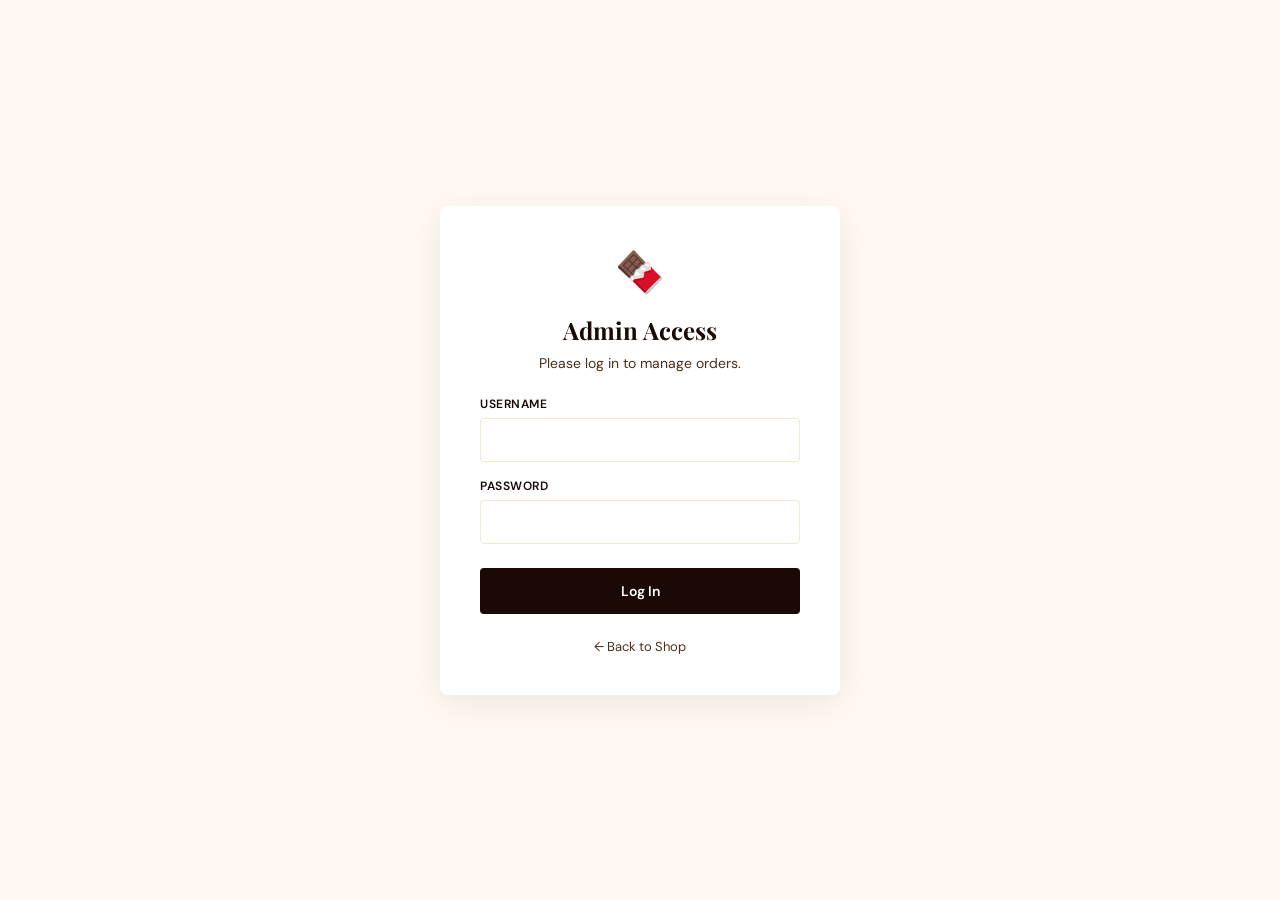
<file: public/admin-login.html>
<!DOCTYPE html>
<html lang="en">

<head>
    <meta charset="UTF-8">
    <meta name="viewport" content="width=device-width, initial-scale=1.0">
    <title>Admin Login — Brownie Bliss</title>
    <link rel="icon" type="image/png" href="assets/favicon.png">
    <link rel="stylesheet" href="style.css">
    <link
        href="https://fonts.googleapis.com/css2?family=Playfair+Display:wght@400;600;700&family=DM+Sans:wght@300;400;500;600&display=swap"
        rel="stylesheet">
    <script>
      if (sessionStorage.getItem('adminToken')) {
        window.location.replace('admin.html');
      }
    </script>
    <script>
  (function () {
    try {
      var t = localStorage.getItem('bb_theme') || 'light';
      if (t === 'dark') document.documentElement.classList.add('dark');
    } catch (_) {}
  })();
</script>
    <style>
        body {
            background: var(--cream);
            display: flex;
            align-items: center;
            justify-content: center;
            min-height: 100vh;
            margin: 0;
        }

        .login-box {
            background: var(--white);
            padding: 40px;
            border-radius: 8px;
            box-shadow: 0 8px 40px rgba(26, 9, 5, 0.08);
            width: 100%;
            max-width: 400px;
            text-align: center;
        }

        .login-box h2 {
            font-family: 'Playfair Display', serif;
            color: var(--brown-dark);
            margin-bottom: 8px;
        }

        .login-box p {
            color: var(--text-mid);
            font-size: 14px;
            margin-bottom: 24px;
        }

        .input-group {
            margin-bottom: 16px;
            text-align: left;
        }

        .input-group label {
            display: block;
            font-size: 12px;
            font-weight: 600;
            color: var(--brown-dark);
            margin-bottom: 6px;
            text-transform: uppercase;
            letter-spacing: 0.5px;
        }

        .input-group input {
            width: 100%;
            padding: 12px;
            border: 1px solid var(--cream-dark);
            border-radius: 4px;
            font-family: 'DM Sans', sans-serif;
            font-size: 14px;
            outline: none;
            transition: border-color 0.2s;
        }

        .input-group input:focus {
            border-color: var(--gold);
        }

        .login-btn {
            width: 100%;
            padding: 14px;
            background: var(--brown-dark);
            color: var(--white);
            border: none;
            border-radius: 4px;
            font-family: 'DM Sans', sans-serif;
            font-size: 14px;
            font-weight: 600;
            cursor: pointer;
            transition: background 0.2s;
            margin-top: 8px;
        }

        .login-btn:hover {
            background: var(--gold);
            color: var(--brown-dark);
        }

        .error-msg {
            color: var(--brand-red);
            font-size: 13px;
            margin-top: 12px;
            display: none;
        }
    </style>
</head>

<body>

    <div class="login-box">
        <div style="font-size: 40px; margin-bottom: 16px;">🍫</div>
        <h2>Admin Access</h2>
        <p>Please log in to manage orders.</p>

        <form id="loginForm">
            <div class="input-group">
                <label>Username</label>
                <input type="text" id="username" required>
            </div>
            <div class="input-group">
                <label>Password</label>
                <input type="password" id="password" required>
            </div>
            <button type="submit" class="login-btn">Log In</button>
            <div class="error-msg" id="errorMsg">Invalid username or password</div>
        </form>

        <div style="margin-top: 24px; font-size: 13px;">
            <a href="index.html" style="color: var(--text-mid); text-decoration: none;">&larr; Back to Shop</a>
        </div>
    </div>

    <script>
        document.getElementById('loginForm').addEventListener('submit', async function (e) {
            e.preventDefault();
            const u = document.getElementById('username').value.trim();
            const p = document.getElementById('password').value;
            const errorMsg = document.getElementById('errorMsg');

            errorMsg.style.display = 'none';

            try {
                const res = await fetch('/api/admin/login', {
                    method: 'POST',
                    headers: { 'Content-Type': 'application/json' },
                    body: JSON.stringify({ username: u, password: p })
                });

                const data = await res.json();
                if (!res.ok || !data.success) {
                    errorMsg.textContent = data.message || 'Invalid username or password';
                    errorMsg.style.display = 'block';
                    return;
                }

                sessionStorage.setItem('adminToken', data.token);
                sessionStorage.setItem('adminLoggedIn', 'true');
                window.location.replace('admin.html');
            } catch (err) {
                errorMsg.textContent = 'Login failed. Please try again.';
                errorMsg.style.display = 'block';
            }
        });
    </script>
</body>

</html>
</file>
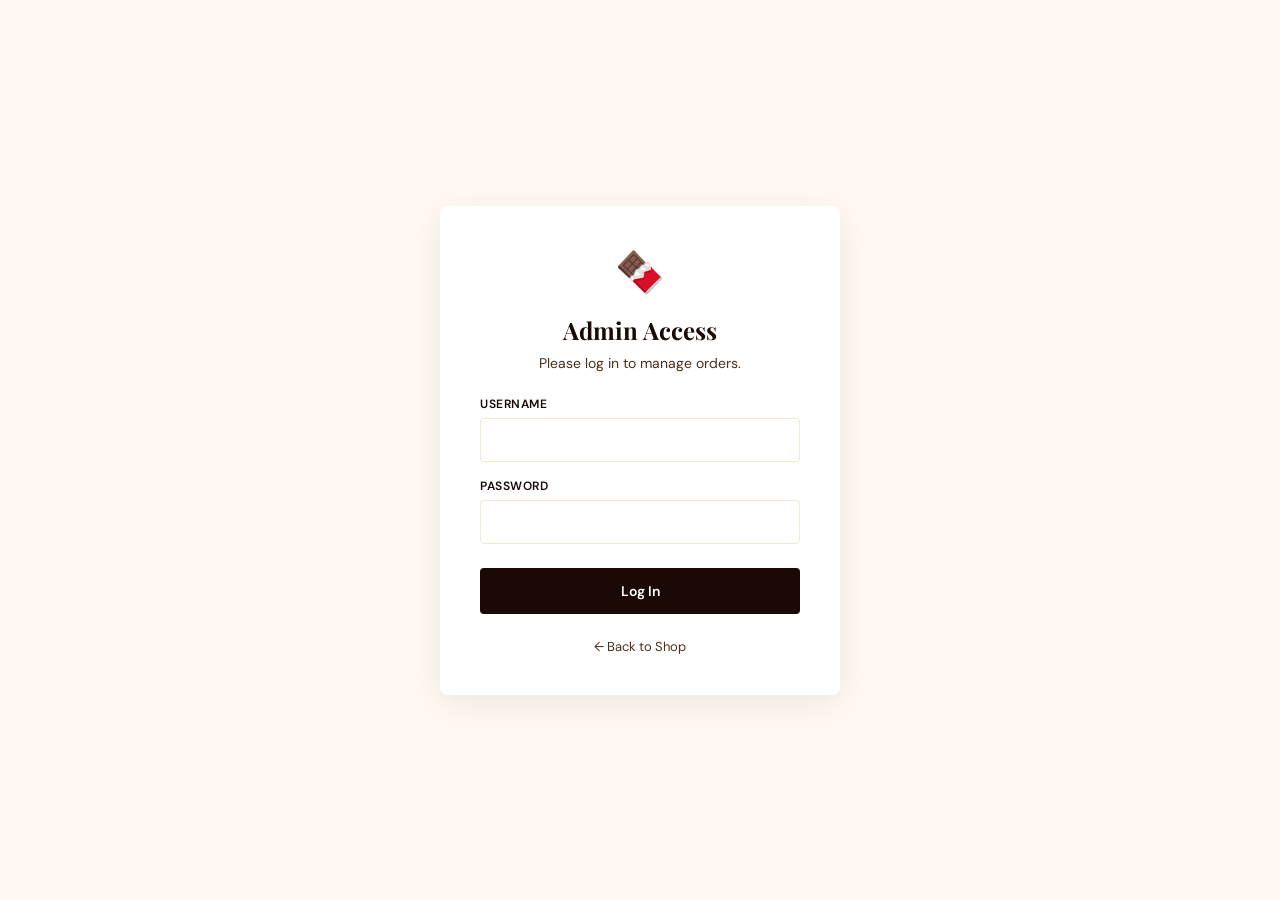
<file: public/admin.html>
<!DOCTYPE html>
<html lang="en">

<head>
  <meta charset="UTF-8">
  <meta name="viewport" content="width=device-width, initial-scale=1.0">
  <title>Admin Panel — Brownie Bliss</title>
  <link rel="stylesheet" href="style.css">
  <link
    href="https://fonts.googleapis.com/css2?family=Playfair+Display:wght@400;600;700&family=DM+Sans:wght@300;400;500;600&display=swap"
    rel="stylesheet">
  <script>
    if (sessionStorage.getItem('adminLoggedIn') !== 'true' || !sessionStorage.getItem('adminToken')) {
      window.location.href = 'admin-login.html';
    }
    function logoutAdmin() {
      sessionStorage.removeItem('adminLoggedIn');
      sessionStorage.removeItem('adminToken');
      window.location.href = 'admin-login.html';
    }
  </script>
  <script>
  (function () {
    try {
      var t = localStorage.getItem('bb_theme') || 'light';
      if (t === 'dark') document.documentElement.classList.add('dark');
    } catch (_) {}
  })();
</script>
</head>

<body class="admin-page">

  <!-- ADMIN NAV -->
  <nav class="admin-nav" style="display:flex;justify-content:space-between;align-items:center;">
    <div style="display:flex;align-items:center;gap:12px">
      <span style="font-size:24px">🍫</span>
      <div>
        <div class="brand-name" style="font-family:'Playfair Display',serif;display:flex;align-items:center;gap:8px;">
          Brownie Bliss
          <span class="admin-badge" style="margin:0;padding:2px 8px;font-size:10px;">ADMIN</span>
        </div>
        <div style="font-size:11px;opacity:0.6;letter-spacing:1px">Admin Panel</div>
      </div>
    </div>
    <div style="display:flex;align-items:center;gap:16px">
      <button onclick="toggleSidebar()"
        style="background:none;border:none;color:white;font-size:24px;cursor:pointer;line-height:1;">
        ☰
      </button>
    </div>
  </nav>

  <!-- SIDEBAR MENU -->
  <div class="sidebar-overlay" id="sidebarOverlay" onclick="toggleSidebar()"></div>
  <aside class="admin-sidebar" id="adminSidebar">
    <div class="sidebar-header">
      <div style="display:flex;align-items:center;gap:12px">
        <span style="font-size:24px">🍫</span>
        <div class="brand-name" style="font-family:'Playfair Display',serif;color:white;font-size:20px;">Menu</div>
      </div>
      <button onclick="toggleSidebar()"
        style="background:none;border:none;color:white;font-size:20px;cursor:pointer;">✕</button>
    </div>
    <div class="sidebar-links">
      <a href="index.html" class="sidebar-nav-btn" style="text-decoration:none;">← View Shop</a>
      <button onclick="switchTab('orders')" id="tabOrders" class="sidebar-nav-btn active">Orders</button>
      <button onclick="switchTab('products')" id="tabProducts" class="sidebar-nav-btn">Products & Pricing</button>
      <button onclick="refreshOrders()" class="sidebar-nav-btn">⟳ Refresh Data</button>
    </div>
    <div class="sidebar-footer">
      <button onclick="logoutAdmin()" class="sidebar-nav-btn" style="color:#e53e3e;">Logout</button>
    </div>
  </aside>

  <div class="admin-body">

    <!-- STATS -->
    <div id="ordersSection">
      <div class="stats-grid" id="statsGrid">
        <div class="stat-card">
          <div class="stat-label">Total Orders <span class="stat-icon">📋</span></div>
          <div class="stat-value" id="statTotal">—</div>
        </div>
        <div class="stat-card">
          <div class="stat-label">Pending Orders <span class="stat-icon">⏳</span></div>
          <div class="stat-value" id="statPending">—</div>
        </div>
        <div class="stat-card">
          <div class="stat-label">Confirmed / Paid <span class="stat-icon">✅</span></div>
          <div class="stat-value" id="statPaid">—</div>
        </div>
        <div class="stat-card">
          <div class="stat-label">Total Revenue <span class="stat-icon">💰</span></div>
          <div class="stat-value" id="statRevenue">—</div>
        </div>
      </div>

      <!-- ORDERS TABLE -->
      <div class="orders-panel">
        <div class="panel-head">
          <div class="panel-title-group">
            <h2>All Orders</h2>
            <button onclick="exportCSV()" class="btn-confirm btn-export">Export CSV</button>
          </div>
          <div class="orders-filter">
            <button class="of-btn active" onclick="filterOrders('all',this)">All</button>
            <button class="of-btn" onclick="filterOrders('pending',this)">⏳ Pending</button>
            <button class="of-btn" onclick="filterOrders('payment_confirmed',this)">✅ Payment Confirmed</button>
            <button class="of-btn" onclick="filterOrders('preparing',this)">👨‍🍳 Baking / Preparing</button>
            <button class="of-btn" onclick="filterOrders('out_for_delivery',this)">🚚 Out for Delivery</button>
            <button class="of-btn" onclick="filterOrders('completed',this)">Completed</button>
            <button class="of-btn" onclick="filterOrders('cancelled',this)">❌ Cancelled</button>
          </div>
        </div>
        <div class="table-container" style="overflow-x:auto">
          <table class="orders-table">
            <thead>
              <tr>
                <th>Order ID</th>
                <th>Customer</th>
                <th>Items</th>
                <th>Total</th>
                <th>Payment</th>
                <th>Order Status</th>
                <th>Date & Time</th>
                <th>Actions</th>
              </tr>
            </thead>
            <tbody id="ordersTableBody">
              <tr>
                <td colspan="8" style="text-align:center;padding:40px;color:#aaa;">Loading orders...</td>
              </tr>
            </tbody>
          </table>
        </div>
      </div>
    </div>

    <!-- PRODUCTS TABLE -->
    <div class="orders-panel" id="productsSection" style="display:none;">
      <div class="panel-head" style="display:flex;justify-content:space-between;align-items:center;">
        <h2>Products & Pricing</h2>
        <button onclick="openAddProductModal()" class="btn-confirm"
          style="padding:10px 20px; font-size:14px; border-radius:30px; background:var(--gold); color:var(--brown-dark);">+
          Add New Product</button>
      </div>
      <div style="overflow-x:auto">
        <table class="orders-table">
          <thead>
            <tr>
              <th>Image</th>
              <th>Name</th>
              <th>Category</th>
              <th>Price (₹)</th>
              <th>Actions</th>
            </tr>
          </thead>
          <tbody id="productsTableBody">
            <tr>
              <td colspan="5" style="text-align:center;padding:40px;color:#aaa;">Loading products...</td>
            </tr>
          </tbody>
        </table>
      </div>
    </div>

  </div>

  <!-- ORDER DETAIL MODAL -->
  <div class="detail-modal-overlay" id="detailOverlay">
    <div class="detail-modal">
      <div class="detail-modal-head">
        <div>
          <h3 id="detailOrderId">Order Details</h3>
          <div id="detailDate" style="font-size:12px;color:#888;margin-top:4px"></div>
        </div>
        <button onclick="closeDetail()"
          style="background:none;border:none;font-size:20px;cursor:pointer;color:#888">✕</button>
      </div>
      <div class="detail-modal-body" id="detailBody"></div>
      <div class="detail-modal-foot" id="detailFoot"></div>
    </div>
  </div>

  <!-- RECEIPT MODAL -->
  <div class="detail-modal-overlay" id="receiptOverlay">
    <div class="detail-modal">
      <div class="detail-modal-head">
        <h3>🧾 Order Receipt</h3>
        <div style="display:flex;gap:8px;align-items:center">
          <button onclick="printReceipt()"
            style="background:var(--brown);color:white;border:none;padding:7px 16px;border-radius:6px;font-size:13px;cursor:pointer;font-weight:600">🖨️
            Print</button>
          <button onclick="closeReceipt()"
            style="background:none;border:none;font-size:20px;cursor:pointer;color:#888">✕</button>
        </div>
      </div>
      <div class="detail-modal-body" id="receiptBody"></div>
    </div>
  </div>

  <!-- ADD PRODUCT MODAL -->
  <div class="detail-modal-overlay" id="addProductOverlay">
    <div class="detail-modal">
      <div class="detail-modal-head">
        <h3>➕ Add New Product</h3>
        <button onclick="closeAddProductModal()"
          style="background:none;border:none;font-size:24px;cursor:pointer;color:#888">✕</button>
      </div>
      <div class="detail-modal-body" style="padding:24px;">
        <div style="display:grid;gap:16px;">
          <div>
            <label
              style="display:block;font-size:12px;color:#888;margin-bottom:6px;text-transform:uppercase;letter-spacing:1px;">Product
              Type</label>
            <select id="newProdType"
              style="width:100%;padding:10px;border:1px solid #ddd;border-radius:6px;font-family:'DM Sans';">
              <option value="standard">Standard (Brownies, Cakes, etc.)</option>
              <option value="birthday">Birthday Cake Base</option>
            </select>
          </div>
          <div>
            <label
              style="display:block;font-size:12px;color:#888;margin-bottom:6px;text-transform:uppercase;letter-spacing:1px;">Product
              Name</label>
            <input type="text" id="newProdName" placeholder="e.g. Mint Choco Brownie"
              style="width:100%;padding:10px;border:1px solid #ddd;border-radius:6px;font-family:'DM Sans';">
          </div>
          <div id="categoryGroup">
            <label
              style="display:block;font-size:12px;color:#888;margin-bottom:6px;text-transform:uppercase;letter-spacing:1px;">Category</label>
            <select id="newProdCategory"
              style="width:100%;padding:10px;border:1px solid #ddd;border-radius:6px;font-family:'DM Sans';">
              <option value="cakes">Cakes</option>
              <option value="brownies" selected>Brownies</option>
              <option value="cookies">Cookies</option>
              <option value="desserts">Desserts</option>
            </select>
          </div>
          <div style="display:grid;grid-template-columns:1fr 1fr;gap:16px;">
            <div>
              <label
                style="display:block;font-size:12px;color:#888;margin-bottom:6px;text-transform:uppercase;letter-spacing:1px;">Price
                (₹)</label>
              <input type="number" id="newProdPrice" placeholder="0"
                style="width:100%;padding:10px;border:1px solid #ddd;border-radius:6px;font-family:'DM Sans';">
            </div>
            <div>
              <label
                style="display:block;font-size:12px;color:#888;margin-bottom:6px;text-transform:uppercase;letter-spacing:1px;">Emoji</label>
              <input type="text" id="newProdEmoji" placeholder="🍫"
                style="width:100%;padding:10px;border:1px solid #ddd;border-radius:6px;font-family:'DM Sans';">
            </div>
          </div>
          <div>
            <label
              style="display:block;font-size:12px;color:#888;margin-bottom:6px;text-transform:uppercase;letter-spacing:1px;">Image
              URL</label>
            <input type="text" id="newProdImg" placeholder="https://..."
              style="width:100%;padding:10px;border:1px solid #ddd;border-radius:6px;font-family:'DM Sans';">
          </div>
          <button onclick="submitNewProduct()" class="btn-confirm"
            style="margin-top:10px;padding:14px;font-size:14px;border-radius:6px;">Add Product to Menu</button>
        </div>
      </div>
    </div>
  </div>

  <!-- TOAST -->
  <div class="toast" id="toast"></div>

  <script>
    const API = '/api'; // Using relative path for better compatibility
    const adminToken = sessionStorage.getItem('adminToken');
    if (!adminToken) {
      window.location.href = 'admin-login.html';
    }

    function clearAdminSession() {
      sessionStorage.removeItem('adminLoggedIn');
      sessionStorage.removeItem('adminToken');
    }

    async function authFetch(url, options = {}) {
      const headers = { ...(options.headers || {}) };

      if (!headers.Authorization) {
        headers.Authorization = `Bearer ${adminToken}`;
      }

      const res = await fetch(url, { ...options, headers });

      if (res.status === 401 || res.status === 403) {
        clearAdminSession();
        window.location.replace('admin-login.html');
        throw new Error('Session expired. Redirecting to login.');
      }

      return res;
    }
    let allOrders = [];
    let currentFilter = 'all';
    let allProducts = [];

    const statusLabels = {
      pending: '⏳ Pending',
      payment_confirmed: '✅ Payment Confirmed',
      preparing: '👨‍🍳 Baking / Preparing',
      out_for_delivery: '🚚 Out for Delivery',
      completed: 'Completed',
      cancelled: '❌ Cancelled',
      confirmed: '✅ Payment Confirmed',
      delivered: 'Completed'
    };

    function getStatusLabel(status) {
      return statusLabels[status] || status;
    }

    // ─── SIDEBAR & TAB SWITCHING ───────────────────────────────────────────────────
    function toggleSidebar() {
      document.getElementById('adminSidebar').classList.toggle('open');
      document.getElementById('sidebarOverlay').classList.toggle('open');
    }

    function switchTab(tab) {
      if (tab === 'orders') {
        document.getElementById('ordersSection').style.display = 'block';
        document.getElementById('productsSection').style.display = 'none';
        document.getElementById('tabOrders').classList.add('active');
        document.getElementById('tabProducts').classList.remove('active');
        loadOrders();
        loadStats();
      } else {
        document.getElementById('ordersSection').style.display = 'none';
        document.getElementById('productsSection').style.display = 'block';
        document.getElementById('tabProducts').classList.add('active');
        document.getElementById('tabOrders').classList.remove('active');
        loadProducts();
      }

      // Close sidebar after switching tabs on mobile/desktop
      document.getElementById('adminSidebar').classList.remove('open');
      document.getElementById('sidebarOverlay').classList.remove('open');
    }

    // ─── LOAD STATS ────────────────────────────────────────────────────────────────
    async function loadStats() {
      try {
        const res = await authFetch(`${API}/stats`);
        const data = await res.json();
        if (data.success) {
          const s = data.stats;
          document.getElementById('statTotal').textContent = s.total_orders || 0;
          document.getElementById('statPending').textContent = s.pending_orders || 0;
          document.getElementById('statPaid').textContent = s.paid_orders || 0;
          document.getElementById('statRevenue').textContent = `₹${(s.total_revenue || 0).toLocaleString('en-IN')}`;
        }
      } catch (e) { console.error(e); }
    }

    // ─── LOAD ORDERS ───────────────────────────────────────────────────────────────
    async function loadOrders() {
      try {
        const res = await authFetch(`${API}/orders`);
        const data = await res.json();
        if (data.success) {
          allOrders = data.orders;
          renderOrders(currentFilter);
        }
      } catch (e) {
        document.getElementById('ordersTableBody').innerHTML =
          '<tr><td colspan="8" style="text-align:center;padding:40px;color:#e53e3e">⚠️ Cannot connect to server. Make sure the backend is running.</td></tr>';
      }
    }

    function refreshOrders() {
      loadStats();
      loadOrders();
      showToast('Refreshed!');
    }

    function filterOrders(filter, el) {
      currentFilter = filter;
      document.querySelectorAll('.of-btn').forEach(b => b.classList.remove('active'));
      el.classList.add('active');
      renderOrders(filter);
    }

    function renderOrders(filter) {
      let orders = allOrders;
      if (filter !== 'all') {
        orders = allOrders.filter(o => o.status === filter || o.payment_status === filter);
      }

      const tbody = document.getElementById('ordersTableBody');
      if (orders.length === 0) {
        tbody.innerHTML = `<tr><td colspan="8" style="text-align:center;padding:40px;color:#aaa">No orders found</td></tr>`;
        return;
      }

      tbody.innerHTML = orders.map(o => {
        const items = Array.isArray(o.items) ? o.items : JSON.parse(o.items || '[]');
        const itemsSummary = items.map(i => `${i.emoji || '🍫'}${i.name} ×${i.qty}`).join(', ');
        const dt = new Date(o.created_at);
        const dateStr = dt.toLocaleDateString('en-IN', { day: '2-digit', month: 'short', year: 'numeric' });
        const timeStr = dt.toLocaleTimeString('en-IN', { hour: '2-digit', minute: '2-digit' });

        return `<tr>
      <td><div class="order-id">${o.order_id}</div></td>
      <td>
        <div class="customer-name">${o.customer_name}</div>
        <div class="customer-phone">📱 +91 ${o.phone}</div>
      </td>
      <td style="font-size:12px;max-width:200px;white-space:nowrap;overflow:hidden;text-overflow:ellipsis">${itemsSummary}</td>
      <td style="font-weight:700;color:var(--brown-light)">₹${o.total.toLocaleString('en-IN')}</td>
      <td><span class="status-pill ${o.payment_status === 'paid' ? 'pay-paid' : 'pay-unpaid'}">${o.payment_status === 'paid' ? '✅ Paid' : '⏳ Unpaid'}</span></td>
      <td>
        <select class="status-select" onchange="updateStatus('${o.order_id}',this.value)" 
          style="font-size:12px;padding:4px 8px;border:1px solid #ddd;border-radius:6px;cursor:pointer">
          <option value="pending" ${o.status === 'pending' ? 'selected' : ''}>⏳ Pending</option>
          <option value="payment_confirmed" ${o.status === 'payment_confirmed' || o.status === 'confirmed' ? 'selected' : ''}>✅ Payment Confirmed</option>
          <option value="preparing" ${o.status === 'preparing' ? 'selected' : ''}>👨‍🍳 Baking / Preparing</option>
          <option value="out_for_delivery" ${o.status === 'out_for_delivery' ? 'selected' : ''}>🚚 Out for Delivery</option>
          <option value="completed" ${o.status === 'completed' || o.status === 'delivered' ? 'selected' : ''}>Completed</option>
          <option value="cancelled" ${o.status === 'cancelled' ? 'selected' : ''}>❌ Cancelled</option>
        </select>
      </td>
      <td style="font-size:12px;color:#888">${dateStr}<br>${timeStr}</td>
      <td>
        <div class="action-row">
          ${o.payment_status !== 'paid' && o.status !== 'cancelled' ? `<button class="btn-confirm" onclick="confirmPayment('${o.order_id}')">✅ Confirm Payment</button>` : o.payment_status === 'paid' ? `<button class="btn-view" onclick="viewReceipt('${o.order_id}')">🧾 Receipt</button>` : ''}
          <button class="btn-view" onclick="viewOrder('${o.order_id}')">👁 View</button>
          ${o.status !== 'cancelled' && o.status !== 'completed' && o.status !== 'delivered' ? `<button class="btn-view" onclick="cancelOrder('${o.order_id}')" style="background:#dc3545;color:white;border:none">❌ Cancel</button>` : ''}
        </div>
      </td>
    </tr>`;
      }).join('');
    }

    // ─── CONFIRM PAYMENT ───────────────────────────────────────────────────────────
    async function confirmPayment(orderId) {
      if (!confirm(`Confirm payment received for order ${orderId}?`)) return;

      try {
        const res = await authFetch(`${API}/orders/${orderId}/confirm-payment`, {
          method: 'PATCH',
          headers: { 'Content-Type': 'application/json' },
          body: JSON.stringify({ notes: 'Payment confirmed via WhatsApp' })
        });
        const data = await res.json();
        if (data.success) {
          showToast('✅ Payment confirmed!');
          loadStats();
          loadOrders();
          // Ask to view receipt
          setTimeout(() => {
            if (confirm('Payment confirmed! 🎉\nGenerate receipt for customer?')) {
              viewReceipt(orderId);
            }
          }, 500);
        }
      } catch (e) {
        showToast('Error confirming payment');
      }
    }

    // ─── UPDATE STATUS ─────────────────────────────────────────────────────────────
    async function updateStatus(orderId, status) {
      try {
        await authFetch(`${API}/orders/${orderId}/status`, {
          method: 'PATCH',
          headers: { 'Content-Type': 'application/json' },
          body: JSON.stringify({ status })
        });
        showToast(`Status updated to "${getStatusLabel(status)}"`);
        loadOrders();
      } catch (e) {
        showToast('Error updating status');
      }
    }

    // ─── CANCEL ORDER ─────────────────────────────────────────────────────────────
    async function cancelOrder(orderId) {
      if (!confirm(`Are you sure you want to cancel order ${orderId}?`)) return;
      try {
        const res = await authFetch(`${API}/orders/${orderId}/status`, {
          method: 'PATCH',
          headers: { 'Content-Type': 'application/json' },
          body: JSON.stringify({ status: 'cancelled' })
        });
        const data = await res.json();
        if (data.success) {
          showToast('❌ Order cancelled');
          loadOrders();
        }
      } catch (e) {
        showToast('Error cancelling order');
      }
    }

    // ─── VIEW ORDER DETAIL ─────────────────────────────────────────────────────────
    function viewOrder(orderId) {
      const order = allOrders.find(o => o.order_id === orderId);
      if (!order) return;

      const items = Array.isArray(order.items) ? order.items : JSON.parse(order.items || '[]');
      const dt = new Date(order.created_at);

      document.getElementById('detailOrderId').textContent = `Order: ${order.order_id}`;
      document.getElementById('detailDate').textContent = dt.toLocaleString('en-IN', { dateStyle: 'full', timeStyle: 'short' });

      document.getElementById('detailBody').innerHTML = `
    <div class="info-grid">
      <div class="info-item"><label>Customer Name</label><span>${order.customer_name}</span></div>
      <div class="info-item"><label>Phone</label><span>+91 ${order.phone}</span></div>
      <div class="info-item" style="grid-column:span 2"><label>Delivery Address</label><span>${order.address}, ${order.city} - ${order.pincode}</span></div>
      <div class="info-item"><label>Payment</label><span class="status-pill ${order.payment_status === 'paid' ? 'pay-paid' : 'pay-unpaid'}" style="font-size:12px">${order.payment_status === 'paid' ? '✅ Paid' : '⏳ Unpaid'}</span></div>
      <div class="info-item"><label>Order Status</label><span>${getStatusLabel(order.status)}</span></div>
      ${order.confirmed_at ? `<div class="info-item" style="grid-column:span 2"><label>Confirmed At</label><span>${new Date(order.confirmed_at).toLocaleString('en-IN')}</span></div>` : ''}
    </div>
    <div class="items-list">
      <h4>Items Ordered</h4>
      ${items.map(i => `<div class="item-row"><span>${i.emoji || '🍫'} ${i.name} × ${i.qty}</span><span>₹${i.price * i.qty}</span></div>`).join('')}
      <div class="items-total"><span>Total</span><span>₹${order.total.toLocaleString('en-IN')}</span></div>
    </div>
  `;

      document.getElementById('detailFoot').innerHTML = order.payment_status !== 'paid'
        ? `<button class="btn-confirm" style="width:100%;padding:12px;font-size:14px" onclick="confirmPayment('${order.order_id}');closeDetail()">✅ Confirm Payment Received</button>`
        : `<button class="btn-view" style="width:100%;padding:12px;font-size:14px" onclick="closeDetail();viewReceipt('${order.order_id}')">🧾 Generate Receipt</button>`;

      document.getElementById('detailOverlay').classList.add('open');
    }

    function closeDetail() { document.getElementById('detailOverlay').classList.remove('open'); }

    // ─── RECEIPT ───────────────────────────────────────────────────────────────────
    function viewReceipt(orderId) {
      const order = allOrders.find(o => o.order_id === orderId);
      if (!order) return;

      const items = Array.isArray(order.items) ? order.items : JSON.parse(order.items || '[]');
      const orderDate = new Date(order.created_at).toLocaleDateString('en-IN', { day: '2-digit', month: 'long', year: 'numeric' });
      const confirmedDate = order.confirmed_at ? new Date(order.confirmed_at).toLocaleString('en-IN', { dateStyle: 'medium', timeStyle: 'short' }) : '—';
      const isPaid = order.payment_status === 'paid';

      document.getElementById('receiptBody').innerHTML = `
    <div class="receipt-container">
      <div class="receipt-head">
        <div style="font-size:36px;margin-bottom:8px">🍫</div>
        <h2>Brownie Bliss</h2>
        <p>Premium Bakery Receipt</p>
      </div>
      <div class="receipt-body">
        <div class="receipt-row"><span>Receipt No.</span><strong>${order.order_id}</strong></div>
        <div class="receipt-row"><span>Date</span><strong>${orderDate}</strong></div>
        <hr class="receipt-divider">
        <div class="receipt-row"><span>Customer</span><strong>${order.customer_name}</strong></div>
        <div class="receipt-row"><span>Phone</span><strong>+91 ${order.phone}</strong></div>
        <div class="receipt-row"><span>Delivery Address</span><strong>${order.address}, ${order.city} - ${order.pincode}</strong></div>
        <div class="receipt-row"><span>Order Status</span><strong>${getStatusLabel(order.status)}</strong></div>
        <hr class="receipt-divider">
        ${items.map(i => `
          <div class="receipt-row">
            <span>${i.emoji || '🍫'} ${i.name} × ${i.qty}</span>
            <strong>₹${(i.price * i.qty).toLocaleString('en-IN')}</strong>
          </div>
        `).join('')}
        <div class="receipt-row total"><span>TOTAL AMOUNT</span><strong>₹${order.total.toLocaleString('en-IN')}</strong></div>
        <hr class="receipt-divider">
        <div class="receipt-row"><span>Payment Status</span><strong style="color:${isPaid ? '#198754' : '#b7791f'}">${isPaid ? '✅ PAID' : '⏳ UNPAID'}</strong></div>
        <div class="receipt-row"><span>Payment Confirmed</span><strong>${confirmedDate}</strong></div>
        ${isPaid ? `<div style="text-align:center;margin-top:16px">
          <div class="receipt-stamp">PAID</div>
        </div>` : ''}
      </div>
      <div class="receipt-foot">
        Thank you for choosing Brownie Bliss! 🍫<br>
        We hope you enjoy every bite. See you again!<br>
        <span style="opacity:0.5;font-size:11px">contact@browniebliss.in · +91 98765 43210</span>
      </div>
    </div>
  `;

      document.getElementById('receiptOverlay').classList.add('open');
    }

    function closeReceipt() { document.getElementById('receiptOverlay').classList.remove('open'); }

    function printReceipt() {
      const content = document.getElementById('receiptBody').innerHTML;
      const win = window.open('', '_blank', 'width=560,height=800');
      win.document.write(`
    <!DOCTYPE html>
    <html>
    <head>
      <title>Receipt — Brownie Bliss</title>
      <link href="https://fonts.googleapis.com/css2?family=Playfair+Display:wght@400;700&family=DM+Sans:wght@400;600&display=swap" rel="stylesheet">
      <link rel="stylesheet" href="style.css">
      <style>
        body{background:white;padding:20px}
        .print-action{display:block;margin:16px auto;padding:10px 24px;background:#3b1a08;color:white;border:none;border-radius:6px;cursor:pointer;font-size:14px;font-weight:600}
        @media print{.no-print,.print-action{display:none!important}body{padding:0}.receipt-container{box-shadow:none!important}}
      </style>
    </head>
    <body>${content}<br><button class="print-action" onclick="window.print()">🖨️ Print Receipt</button></body>
    </html>
  `);
      win.document.close();
    }

    //export csv for orders
    async function exportCSV() {
      try {
        const res = await authFetch(`${API}/orders`);
        const data = await res.json();
        if (data.success) {
          // Just extracting the array of data
          const ordersDataArray = data.orders.map(o => ({
            orderId: o.order_id,
            date: o.created_at,
            price: o.total,
            customer: o.customer_name,
            phone: o.phone,
            items: o.items,
            status: o.status,
            payment_status: o.payment_status
          }));
          let csv = `Order ID,Date,Price,Customer,Phone,Items,Status,Payment Status\n`;
          ordersDataArray.forEach((order) => {
            const itemsList = typeof order.items === 'string' ? JSON.parse(order.items) : order.items;
            const itemsStr = `"${itemsList.map(i => `${i.name} x${i.qty}`).join(', ')}"`;
            csv += `${order.orderId},${order.date},${order.price},${order.customer},${order.phone},${itemsStr},${order.status},${order.payment_status}\n`;
          });

          //create blob
          const blob = new Blob([csv], { type: "text/csv" });
          //create download link
          const url = window.URL.createObjectURL(blob);
          const a = document.createElement("a");
          a.href = url;
          a.download = "orders.csv";

          document.body.appendChild(a);
          a.click();
          document.body.removeChild(a);
          window.URL.revokeObjectURL(url);
          return ordersDataArray;
        }
      } catch (e) {
        console.error('Error fetching orders for export', e);
      }
    }


    // ─── PRODUCTS ──────────────────────────────────────────────────────────────────
    async function loadProducts() {
      try {
        const res = await authFetch(`${API}/products`);
        const data = await res.json();
        if (data.success) {
          allProducts = data.products;
          renderProducts();
        }
      } catch (e) {
        document.getElementById('productsTableBody').innerHTML =
          '<tr><td colspan="5" style="text-align:center;padding:40px;color:#e53e3e">⚠️ Cannot load products.</td></tr>';
      }
    }

    function renderProducts() {
      const tbody = document.getElementById('productsTableBody');
      if (allProducts.length === 0) {
        tbody.innerHTML = `<tr><td colspan="5" style="text-align:center;padding:40px;color:#aaa">No products found</td></tr>`;
        return;
      }

      tbody.innerHTML = allProducts.map(p => `
        <tr>
          <td>
            <div>
              <img src="${p.img}" alt="${p.name}" style="width:50px;height:50px;object-fit:cover;border-radius:4px;">
            </div>
          </td>
          <td style="font-weight:600;color:var(--brown-dark)">
            <div id="name_view_${p._id}">
              ${p.emoji || ''} ${p.name}
              <button onclick="toggleEditProduct('${p._id}')" class="btn-outline" style="padding:2px 6px;font-size:10px;margin-left:8px;border:1px solid #ddd;">✎</button>
            </div>
            <div id="name_edit_${p._id}" style="display:none;">
              <input type="text" id="input_name_${p._id}" value="${p.name}" style="width:140px;padding:6px;border:1px solid #ddd;border-radius:4px;font-family:'DM Sans';font-size:12px;">
            </div>
          </td>
          <td style="text-transform:uppercase;font-size:12px;letter-spacing:1px;color:#888;">${p.type === 'birthday' ? 'Birthday Cake' : p.category}</td>
          <td>
            <div style="display:flex;align-items:center;gap:4px;">
              <span style="color:#888;font-size:14px;">₹</span>
              <input type="number" id="price_${p._id}" value="${p.price}" style="width:80px;padding:6px;border:1px solid #ddd;border-radius:4px;font-family:'DM Sans';font-weight:600;">
            </div>
          </td>
          <td>
            <div style="display:flex;align-items:center;gap:8px;">
              <button onclick="saveProduct('${p._id}')" class="btn-confirm" style="padding:6px 14px;font-size:12px;">Save</button>
              <button onclick="deleteProduct('${p._id}')" style="background:#dc3545;color:white;padding:6px 14px;border:none;border-radius:6px;cursor:pointer;font-family:'DM Sans';font-size:12px;font-weight:600;" title="Delete Product">🗑️</button>
            </div>
          </td>
        </tr>
      `).join('');
    }

    function toggleEditProduct(id) {
      const nameView = document.getElementById(`name_view_${id}`);
      const nameEdit = document.getElementById(`name_edit_${id}`);

      const isEditing = nameEdit.style.display === 'block';

      if (isEditing) {
        nameView.style.display = 'block';
        nameEdit.style.display = 'none';
      } else {
        nameView.style.display = 'none';
        nameEdit.style.display = 'block';
      }
    }

    async function saveProduct(id) {
      const priceInput = document.getElementById(`price_${id}`);
      const newPrice = Number(priceInput.value);

      const payload = { price: newPrice };

      // Optional fields if they are being displayed/edited
      const nameInput = document.getElementById(`input_name_${id}`);
      if (nameInput) payload.name = nameInput.value;

      if (isNaN(newPrice) || newPrice < 0) {
        showToast('Invalid price');
        return;
      }

      try {
        const res = await authFetch(`${API}/products/${id}`, {
          method: 'PATCH',
          headers: { 'Content-Type': 'application/json' },
          body: JSON.stringify(payload)
        });
        const data = await res.json();
        if (data.success) {
          showToast('✅ Price updated!');
          loadProducts(); // Refresh the list
        } else {
          showToast('Failed to update price');
        }
      } catch (e) {
        showToast('Error updating details');
      }
    }

    async function deleteProduct(id) {
      if (!id) return showToast('Invalid Product ID');
      if (!confirm('Are you sure you want to permanently delete this product?')) return;

      try {
        console.log(`Frontend: Requesting delete for ${id}`);
        const res = await authFetch(`${API}/products/${id}`, {
          method: 'DELETE',
          headers: { 'Content-Type': 'application/json' }
        });
        const data = await res.json();
        if (data.success) {
          showToast('🗑️ Product deleted');
          loadProducts(); // refresh table
        } else {
          showToast('Failed: ' + (data.message || 'Unknown error'));
        }
      } catch (e) {
        console.error('Delete error:', e);
        showToast('Error deleting product. Check console.');
      }
    }

    // ─── ADD PRODUCT ─────────────────────────────────────────────────────────────
    function openAddProductModal() {
      document.getElementById('addProductOverlay').classList.add('open');
    }

    function closeAddProductModal() {
      document.getElementById('addProductOverlay').classList.remove('open');
    }

    async function submitNewProduct() {
      const type = document.getElementById('newProdType').value;
      const name = document.getElementById('newProdName').value;
      const category = document.getElementById('newProdCategory').value;
      const price = Number(document.getElementById('newProdPrice').value);
      const emoji = document.getElementById('newProdEmoji').value;
      const img = document.getElementById('newProdImg').value;

      if (!name || isNaN(price) || price < 0) {
        showToast('Please fill in required fields correctly');
        return;
      }

      try {
        const res = await authFetch(`${API}/products`, {
          method: 'POST',
          headers: { 'Content-Type': 'application/json' },
          body: JSON.stringify({ type, name, category: type === 'birthday' ? 'cakes' : category, price, emoji, img })
        });
        const data = await res.json();
        if (data.success) {
          showToast('✅ Product added successfully!');
          closeAddProductModal();
          // Reset form
          document.getElementById('newProdName').value = '';
          document.getElementById('newProdPrice').value = '';
          document.getElementById('newProdImg').value = '';
          loadProducts(); // refresh table
        } else {
          showToast('Failed to add product');
        }
      } catch (e) {
        showToast('Error adding product');
      }
    }

    // ─── TOAST ─────────────────────────────────────────────────────────────────────
    function showToast(msg) {
      const t = document.getElementById('toast');
      t.textContent = msg;
      t.classList.add('show');
      setTimeout(() => t.classList.remove('show'), 3000);
    }

    // ─── INIT ──────────────────────────────────────────────────────────────────────
    loadStats();
    loadOrders();

    // Auto refresh every 30 seconds
    setInterval(() => { loadStats(); loadOrders(); }, 30000);
  </script>
</body>

</html>
</file>
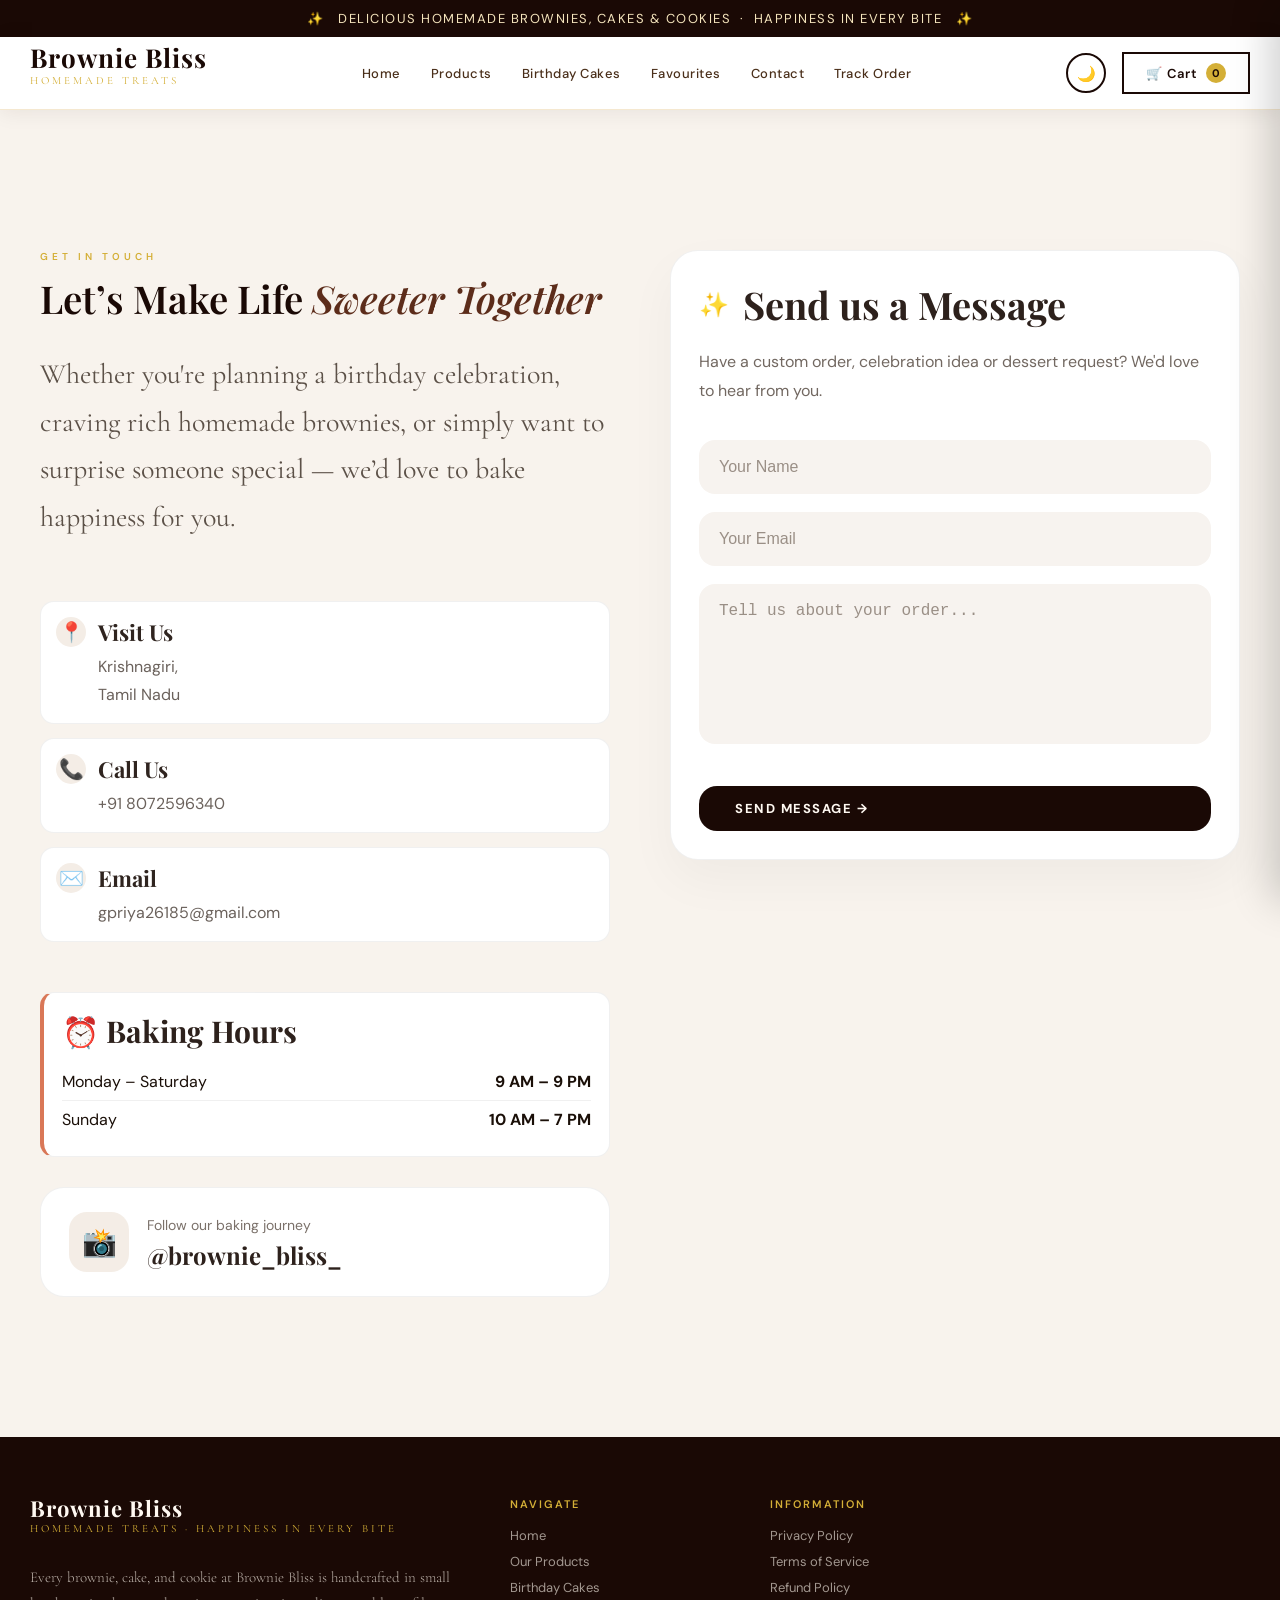
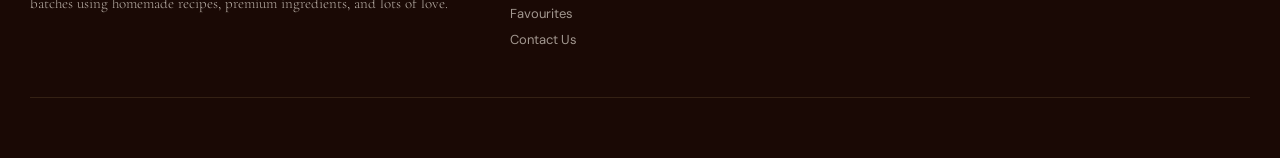
<file: public/contact.html>
<!DOCTYPE html>
<html lang="en">

<head>
  <meta charset="UTF-8">
  <meta name="viewport" content="width=device-width, initial-scale=1.0">
  <title>Contact Us — Brownie Bliss Patisserie</title>
  <link rel="icon" type="image/png" href="assets/favicon.png">
  <link
    href="https://fonts.googleapis.com/css2?family=Playfair+Display:ital,wght@0,400;0,600;0,700;1,400&family=Cormorant+Garamond:wght@300;400;500&family=DM+Sans:wght@300;400;500&display=swap"
    rel="stylesheet">
  <link rel="stylesheet" href="style.css">
  <!-- Theme init: sets dark class synchronously before first paint (no flash) -->
  <script>
    (function () {
      try {
        var t = localStorage.getItem('bb_theme') || 'light';
        if (t === 'dark') document.documentElement.classList.add('dark');
      } catch (_) {}
    })();
  </script>
</head>

<body>

  <!-- ANNOUNCEMENT -->
  <div class="announcement">✨ &nbsp; DELICIOUS HOMEMADE BROWNIES, CAKES & COOKIES &nbsp;·&nbsp; HAPPINESS IN EVERY
    BITE &nbsp; ✨</div>

  <!-- HEADER -->
  <header>
    <div class="header-inner">
      <button class="menu-toggle" onclick="toggleMenu()">☰</button>
      <a href="index.html" class="logo">
        <span class="logo-name">Brownie Bliss</span>
        <span class="logo-sub">Homemade Treats</span>
      </a>
      <nav>
        <a href="index.html#home">Home</a>
        <a href="index.html#products">Products</a>
        <a href="index.html#birthday">Birthday Cakes</a>
        <a href="favourites.html">Favourites <span class="nav-count" data-favourites-count style="display:none">0</span></a>
        <a href="index.html#contact">Contact</a>
        <a href="track.html">Track Order</a>
      </nav>

      <div class="header-actions">
        <button id="themeToggleBtn" class="theme-toggle-btn" onclick="toggleTheme()"
          aria-label="Toggle dark mode" title="Toggle dark mode">
          <span id="themeIcon">🌙</span>
        </button>
        <button class="cart-btn" onclick="openCart()">
          🛒 Cart
          <span class="cart-count" id="cartBadge">0</span>
        </button>
      </div>
    </div>
  </header>
<div class="mobile-menu" id="mobileMenu">
  <a href="index.html#home">Home</a>
  <a href="index.html#products">Products</a>
  <a href="index.html#birthday">Birthday Cakes</a>
  <a href="favourites.html">Favourites</a>
  <a href="index.html#contact">Contact</a>
  <a href="track.html">Track Order</a>
</div>

  <section class="contact-page">

  <div class="contact-bg"></div>

  <div class="contact-inner">

    <!-- LEFT -->

    <div class="contact-left">

      <span class="section-label">
        Get In Touch
      </span>

      <h2 class="section-title">
        Let’s Make Life <em>Sweeter Together</em>
      </h2>

      <p class="contact-desc">
        Whether you're planning a birthday celebration,
        craving rich homemade brownies,
        or simply want to surprise someone special —
        we’d love to bake happiness for you.
      </p>

      <!-- INFO -->

      <div class="contact-info-grid">

        <div class="contact-info-card">

          <div class="contact-icon">
            📍
          </div>

          <div>
            <h4>Visit Us</h4>

            <p>
              Krishnagiri,<br>
              Tamil Nadu
            </p>
          </div>

        </div>

        <div class="contact-info-card">

          <div class="contact-icon">
            📞
          </div>

          <div>
            <h4>Call Us</h4>

            <a href="tel:08072596340">
              +91 8072596340
            </a>
          </div>

        </div>

        <div class="contact-info-card">

          <div class="contact-icon">
            ✉️
          </div>

          <div>
            <h4>Email</h4>

            <a href="mailto:gpriya26185@gmail.com">
              gpriya26185@gmail.com
            </a>
          </div>

        </div>

      </div>

      <!-- HOURS -->

      <div class="hours-card">

        <h3>⏰ Baking Hours</h3>

        <div class="hour-row">
          <span>Monday – Saturday</span>
          <strong>9 AM – 9 PM</strong>
        </div>

        <div class="hour-row">
          <span>Sunday</span>
          <strong>10 AM – 7 PM</strong>
        </div>

      </div>

      <!-- INSTAGRAM -->

      <a
        href="https://instagram.com/brownie_bliss_"
        target="_blank"
        class="insta-box"
      >

        <div class="insta-icon">
          📸
        </div>

        <div>
          <span>Follow our baking journey</span>
          <h4>@brownie_bliss_</h4>
        </div>

      </a>

    </div>

    <!-- RIGHT -->

    <div class="contact-form-box">

      <div class="form-top">
        <span>✨</span>
        <h3>Send us a Message</h3>
      </div>

      <p class="form-desc">
        Have a custom order, celebration idea or dessert request?
        We'd love to hear from you.
      </p>

      <!-- BUGFIX: Added onsubmit handler to prevent reload, show a toast success message, and clear fields -->
      <form onsubmit="event.preventDefault(); showToast('Thanks! We\'ll get back to you soon 🍫'); this.reset();">

        <input
          type="text"
          placeholder="Your Name"
          required
        >

        <input
          type="email"
          placeholder="Your Email"
          required
        >

        <textarea
          placeholder="Tell us about your order..."
          required
        ></textarea>

        <button type="submit" class="hero-cta">
          Send Message →
        </button>

      </form>

    </div>

  </div>

</section>

  <!-- FOOTER -->
  <footer id="contact">
    <div class="footer-inner">
      <div class="footer-top">
        <div class="footer-brand">
          <div class="logo">
            <span class="logo-name">Brownie Bliss</span>
            <span class="logo-sub">Homemade Treats · Happiness in every bite</span>
          </div>
          <p>
  Every brownie, cake, and cookie at Brownie Bliss is 
  handcrafted in small batches using homemade recipes, 
  premium ingredients, and lots of love.
</p>
        </div>
        <div class="footer-col">
          <h4>Navigate</h4>
          <a href="index.html">Home</a>
          <a href="products.html">Our Products</a>
          <a href="birthday.html">Birthday Cakes</a>
          <a href="favourites.html">Favourites</a>
          <a href="contact.html">Contact Us</a>
        </div>
        <div class="footer-col">
          <h4>Information</h4>
          <a href="privacy-policy.html">Privacy Policy</a>
          <a href="terms-of-service.html">Terms of Service</a>
          <a href="refund-policy.html">Refund Policy</a>
        </div>
      </div>
    </div>
  </footer>

  <!-- SHARED COMPONENTS -->
  <div class="cart-overlay" id="cartOverlay" onclick="closeCart()"></div>
  <div class="cart-sidebar" id="cartSidebar">
    <div class="cart-header">
      <span class="cart-title">Your Cart 🛒</span>
      <button class="cart-close" onclick="closeCart()">✕</button>
    </div>
    <div class="cart-items" id="cartItems"></div>
    <div class="cart-footer" id="cartFooter" style="display:none">
      <div class="cart-total">
        <span class="cart-total-label">Total Amount</span>
        <span class="cart-total-amt" id="cartTotal">₹0</span>
      </div>
      <button class="whatsapp-btn" onclick="sendToWhatsApp()">Order via WhatsApp</button>
    </div>
  </div>

  <!-- TOAST -->
  <div class="toast" id="toast"></div>

  <script src="script.js"></script>
  <script>
    // Adjust badge ID if needed
    window.addEventListener('DOMContentLoaded', () => {
      // Basic initializers for the page
    });
  </script>
</body>

</html>
</file>
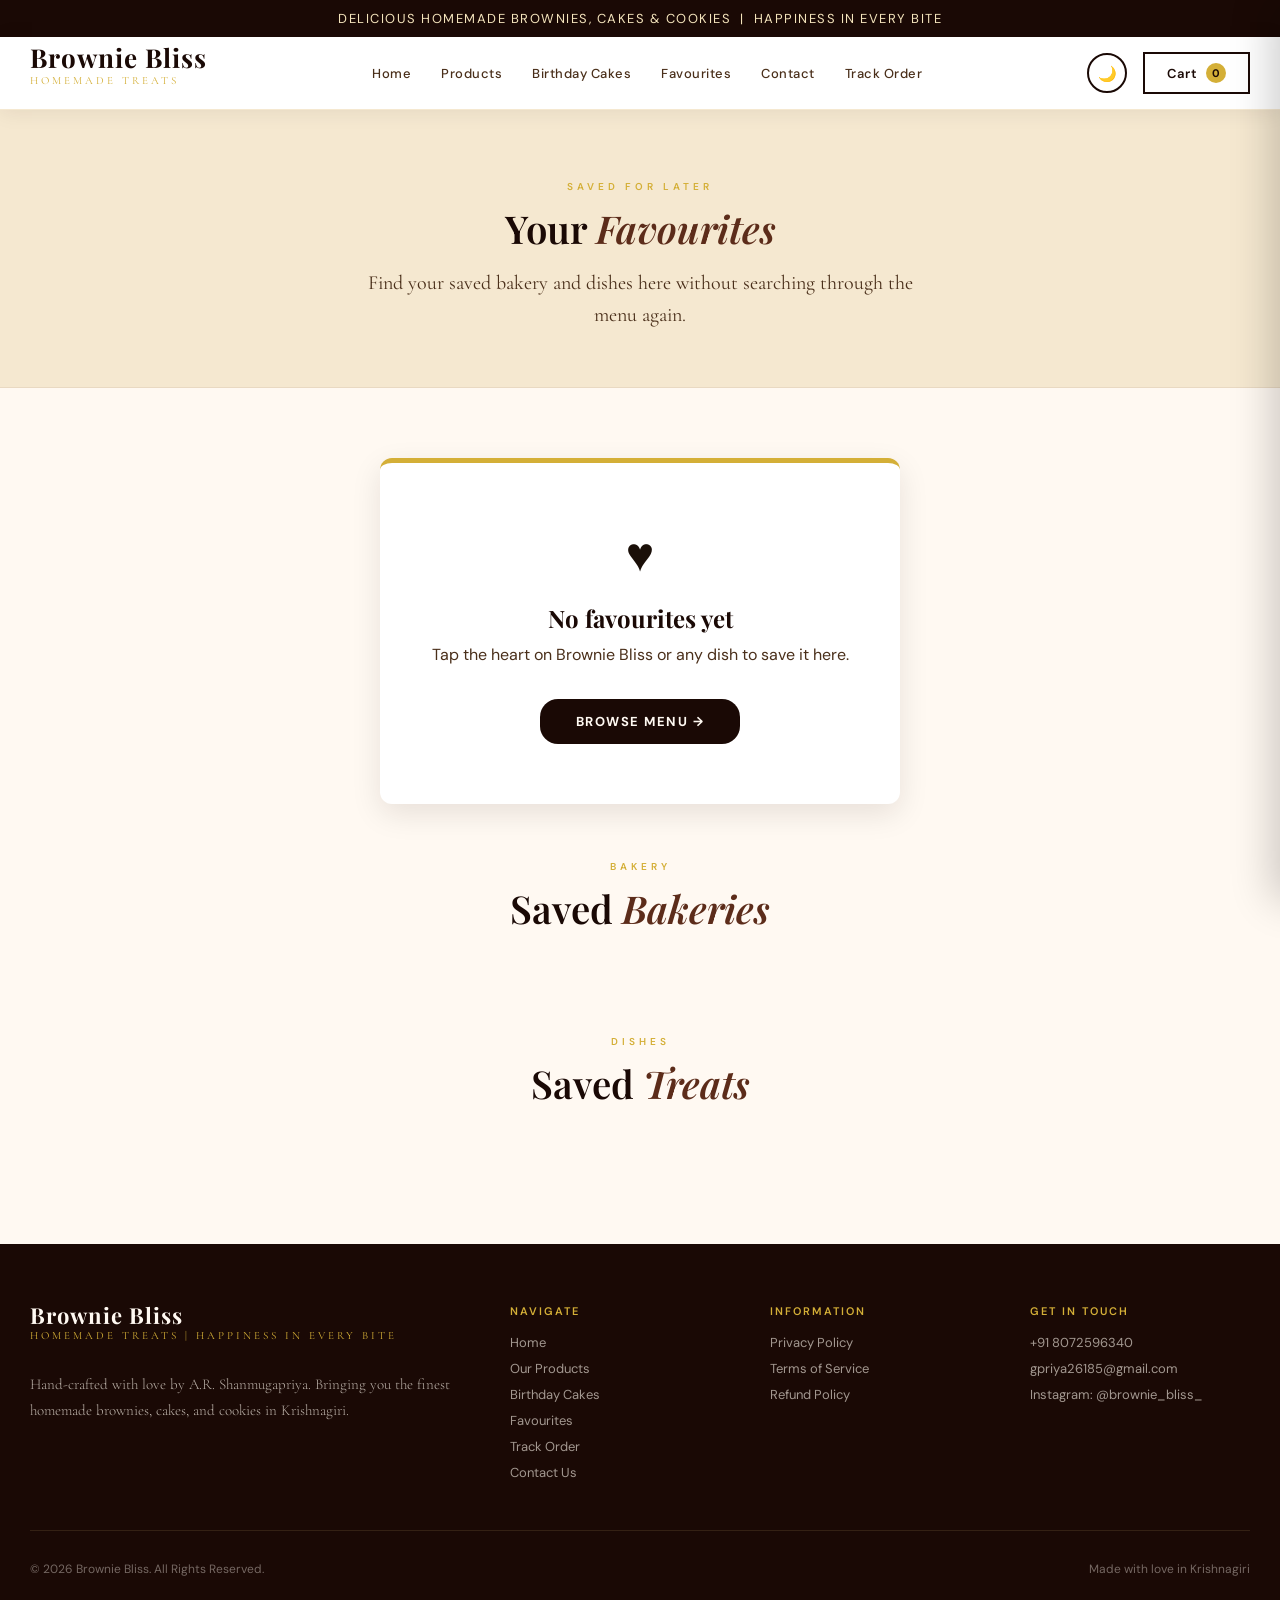
<file: public/favourites.html>
<!DOCTYPE html>
<html lang="en">

<head>
  <meta charset="UTF-8">
  <meta name="viewport" content="width=device-width, initial-scale=1.0">
  <title>Favourites - Brownie Bliss</title>
  <link rel="icon" type="image/png" href="assets/favicon.png">
  <link
    href="https://fonts.googleapis.com/css2?family=Playfair+Display:ital,wght@0,400;0,600;0,700;1,400&family=Cormorant+Garamond:wght@300;400;500&family=DM+Sans:wght@300;400;500&display=swap"
    rel="stylesheet">
  <link rel="stylesheet" href="style.css">
  <script>
    (function () {
      try {
        var t = localStorage.getItem('bb_theme') || 'light';
        if (t === 'dark') document.documentElement.classList.add('dark');
      } catch (_) {}
    })();
  </script>
</head>

<body>
  <div class="announcement">DELICIOUS HOMEMADE BROWNIES, CAKES & COOKIES &nbsp;|&nbsp; HAPPINESS IN EVERY BITE</div>

  <header>
    <div class="header-inner">
      <button class="menu-toggle" onclick="toggleMenu()">☰</button>

      <a href="index.html" class="logo">
        <span class="logo-name">Brownie Bliss</span>
        <span class="logo-sub">Homemade Treats</span>
      </a>
      <nav>
        <a href="index.html#home">Home</a>
        <a href="index.html#products">Products</a>
        <a href="index.html#birthday">Birthday Cakes</a>
        <a href="favourites.html">Favourites <span class="nav-count" data-favourites-count style="display:none">0</span></a>
        <a href="index.html#contact">Contact</a>
        <a href="track.html">Track Order</a>
      </nav>
      <div class="header-actions">
        <button id="themeToggleBtn" class="theme-toggle-btn" onclick="toggleTheme()"
          aria-label="Toggle dark mode" title="Toggle dark mode">
          <span id="themeIcon">🌙</span>
        </button>
        <button class="cart-btn" onclick="openCart()">
          Cart
          <span class="cart-count" id="cartBadge">0</span>
        </button>
      </div>
    </div>
  </header>
<div class="mobile-menu" id="mobileMenu">
  <a href="index.html#home">Home</a>
  <a href="index.html#products">Products</a>
  <a href="index.html#birthday">Birthday Cakes</a>
  <a href="favourites.html">Favourites</a>
  <a href="index.html#contact">Contact</a>
  <a href="track.html">Track Order</a>
</div>
  <main class="favourites-page">
    <section class="favourites-hero">
      <div class="products-inner">
        <span class="section-label">Saved for later</span>
        <h1 class="section-title">Your <em>Favourites</em></h1>
        <p class="favourites-intro">Find your saved bakery and dishes here without searching through the menu again.</p>
      </div>
    </section>

    <section class="favourites-section">
      <div class="products-inner">
        <div id="favouritesEmpty" class="favourites-empty">
          <span class="cart-empty-icon">&hearts;</span>
          <h2>No favourites yet</h2>
          <p>Tap the heart on Brownie Bliss or any dish to save it here.</p>
          <a href="index.html#products" class="hero-cta">Browse Menu &rarr;</a>
        </div>

        <div class="favourites-group" id="favouriteBakeriesGroup">
          <div class="section-header">
            <span class="section-label">Bakery</span>
            <h2 class="section-title">Saved <em>Bakeries</em></h2>
          </div>
          <div class="favourite-bakeries-grid" id="favouriteBakeriesGrid"></div>
        </div>

        <div class="favourites-group" id="favouriteDishesGroup">
          <div class="section-header">
            <span class="section-label">Dishes</span>
            <h2 class="section-title">Saved <em>Treats</em></h2>
          </div>
          <div class="products-grid" id="favouriteDishesGrid"></div>
        </div>
      </div>
    </section>
  </main>

  <footer id="contact">
    <div class="footer-inner">
      <div class="footer-top">
        <div class="footer-brand">
          <div class="logo">
            <span class="logo-name">Brownie Bliss</span>
            <span class="logo-sub">Homemade Treats | Happiness in every bite</span>
          </div>
          <p>Hand-crafted with love by A.R. Shanmugapriya. Bringing you the finest homemade brownies, cakes,
            and cookies in Krishnagiri.</p>
        </div>
        <div class="footer-col">
          <h4>Navigate</h4>
          <a href="index.html#home">Home</a>
          <a href="index.html#products">Our Products</a>
          <a href="index.html#birthday">Birthday Cakes</a>
          <a href="favourites.html">Favourites</a>
          <a href="track.html">Track Order</a>
          <a href="index.html#contact">Contact Us</a>
        </div>
        <div class="footer-col">
          <h4>Information</h4>
          <a href="privacy-policy.html">Privacy Policy</a>
          <a href="terms-of-service.html">Terms of Service</a>
          <a href="refund-policy.html">Refund Policy</a>
        </div>
        <div class="footer-col">
          <h4>Get In Touch</h4>
          <a href="tel:08072596340">+91 8072596340</a>
          <a href="mailto:gpriya26185@gmail.com">gpriya26185@gmail.com</a>
          <a href="https://instagram.com/brownie_bliss_" target="_blank">Instagram: @brownie_bliss_</a>
        </div>
      </div>
      <div class="footer-bottom">
        <span>&copy; 2026 Brownie Bliss. All Rights Reserved.</span>
        <span>Made with love in Krishnagiri</span>
      </div>
    </div>
  </footer>

  <div class="cart-overlay" id="cartOverlay" onclick="closeCart()"></div>
  <div class="cart-sidebar" id="cartSidebar">
    <div class="cart-header">
      <span class="cart-title">Your Cart</span>
      <button class="cart-close" onclick="closeCart()">x</button>
    </div>
    <div class="cart-items" id="cartItems"></div>
    <div class="cart-footer" id="cartFooter" style="display:none">
      <div class="cart-total">
        <span class="cart-total-label">Total Amount</span>
        <span class="cart-total-amt" id="cartTotal">Rs. 0</span>
      </div>
      <button class="whatsapp-btn" onclick="sendToWhatsApp()">Order via WhatsApp</button>
      <p class="whatsapp-note">You'll be redirected to WhatsApp to confirm your order</p>
    </div>
  </div>

  <div class="toast" id="toast"></div>

  <script src="script.js"></script>
</body>

</html>
</file>
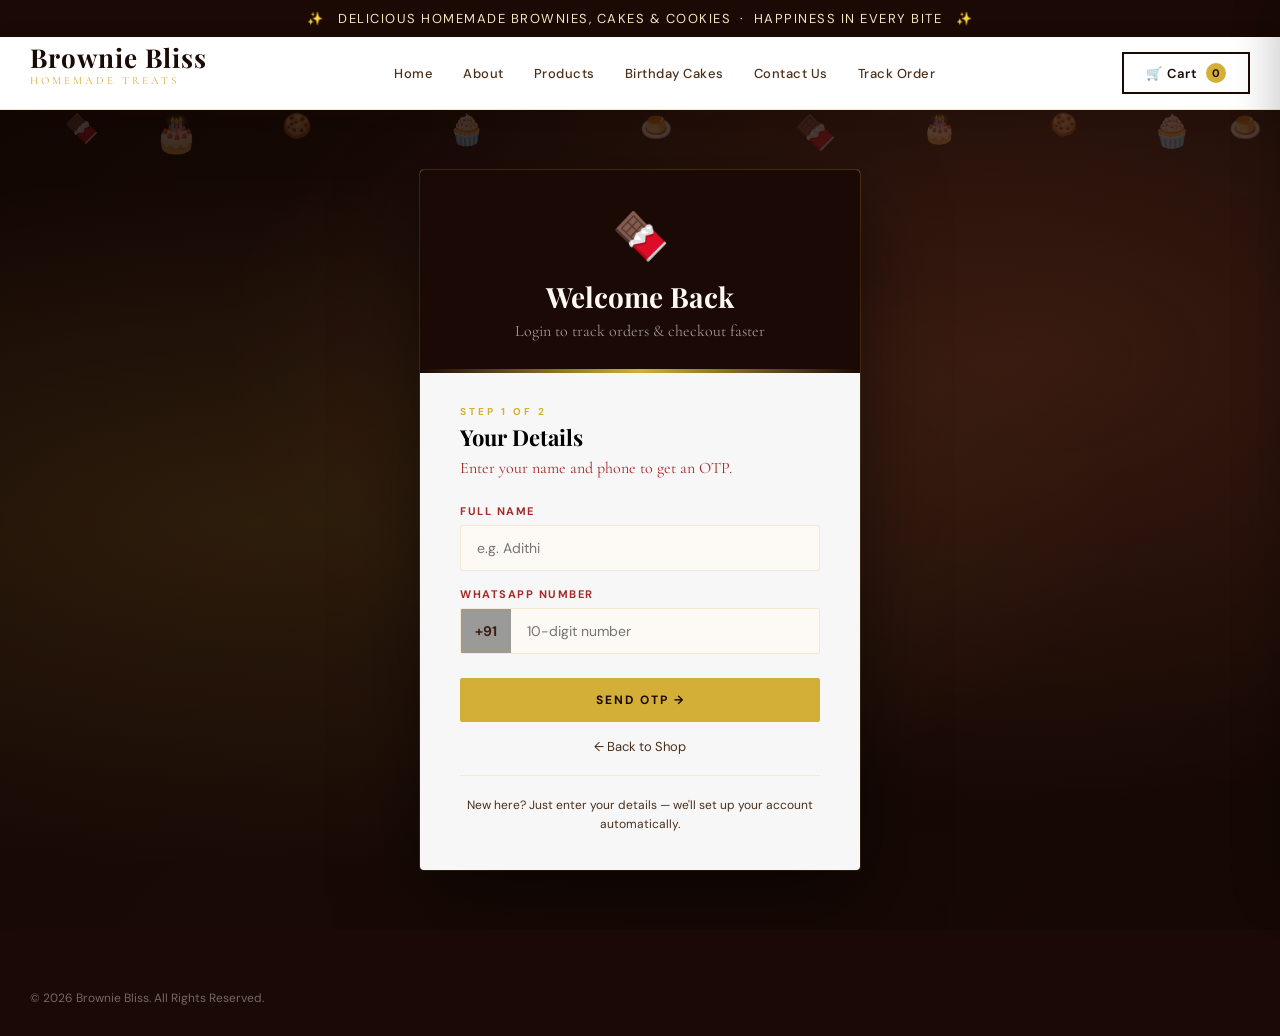
<file: public/login.html>
<!DOCTYPE html>
<html lang="en">

<head>
  <meta charset="UTF-8">
  <meta name="viewport" content="width=device-width, initial-scale=1.0">
  <title>Login — Brownie Bliss</title>
  <link href="https://fonts.googleapis.com/css2?family=Playfair+Display:ital,wght@0,400;0,600;0,700;1,400&family=Cormorant+Garamond:wght@300;400;500&family=DM+Sans:wght@300;400;500&display=swap" rel="stylesheet">
  <link rel="stylesheet" href="style.css">
  <link rel="stylesheet" href="login.css">
  <script>
    (function () {
      try {
        if (localStorage.getItem('bb_user')) window.location.replace('index.html');
      } catch (_) {}
    })();
  </script>
  <script>
  (function () {
    try {
      var t = localStorage.getItem('bb_theme') || 'light';
      if (t === 'dark') document.documentElement.classList.add('dark');
    } catch (_) {}
  })();
</script>
</head>

<body>

  <div class="announcement">✨ &nbsp; DELICIOUS HOMEMADE BROWNIES, CAKES & COOKIES &nbsp;·&nbsp; HAPPINESS IN EVERY BITE &nbsp; ✨</div>

  <header>
    <div class="header-inner">
      <a href="index.html" class="logo">
        <span class="logo-name">Brownie Bliss</span>
        <span class="logo-sub">Homemade Treats</span>
      </a>
      <nav>
        <a href="index.html#home">Home</a>
        <a href="about.html">About</a>
        <a href="index.html#products">Products</a>
        <a href="index.html#birthday">Birthday Cakes</a>
        <a href="contact.html">Contact Us</a>
        <a href="track.html">Track Order</a>
      </nav>
      <div class="header-actions">
        <button class="cart-btn" onclick="openCart()">
          🛒 Cart <span class="cart-count" id="cartBadge">0</span>
        </button>
      </div>
    </div>
  </header>

  <!-- PAGE BG -->
  <div class="login-page">

    <!-- Background image layer -->
    <div class="login-bg"></div>
    <div class="login-bg-overlay"></div>

    <!-- Floating emoji decorations -->
    <div class="floats">
      <span class="fi fi-1">🍫</span>
      <span class="fi fi-2">🎂</span>
      <span class="fi fi-3">🍪</span>
      <span class="fi fi-4">🧁</span>
      <span class="fi fi-5">🍮</span>
      <span class="fi fi-6">🍫</span>
      <span class="fi fi-7">🎂</span>
      <span class="fi fi-8">🍪</span>
      <span class="fi fi-9">🧁</span>
      <span class="fi fi-10">🍮</span>
    </div>

    <!-- LOGIN CARD -->
    <div class="login-center">
      <div class="login-card">

        <div class="card-head">
          <div class="card-icon">🍫</div>
          <h2>Welcome Back</h2>
          <p>Login to track orders &amp; checkout faster</p>
        </div>

        <div class="card-body">

          <div class="err-box" id="errorMsg"></div>

          <!-- STEP 1 -->
          <div class="step" id="step1">
            <span class="slabel">Step 1 of 2</span>
            <h3>Your Details</h3>
            <p class="ssub">Enter your name and phone to get an OTP.</p>

            <div class="field">
              <label>Full Name</label>
              <input type="text" id="loginName" placeholder="e.g. Adithi">
            </div>

            <div class="field">
              <label>WhatsApp Number</label>
              <div class="phone-wrap">
                <span class="pcode">+91</span>
                <input type="tel" id="loginPhone" placeholder="10-digit number" maxlength="10">
              </div>
            </div>

            <button class="gbtn" id="sendOtpBtn" onclick="loginSendOTP()">Send OTP &rarr;</button>
            <a href="index.html" class="back-link">&larr; Back to Shop</a>
          </div>

          <!-- STEP 2 -->
          <div class="step hidden" id="step2">
            <span class="slabel">Step 2 of 2</span>
            <h3>Verify OTP</h3>
            <p class="ssub">6-digit code sent to <strong id="otpPhone"></strong></p>

            <div class="otp-wrap">
              <input type="text" class="ob" maxlength="1" oninput="on(this,0)">
              <input type="text" class="ob" maxlength="1" oninput="on(this,1)">
              <input type="text" class="ob" maxlength="1" oninput="on(this,2)">
              <input type="text" class="ob" maxlength="1" oninput="on(this,3)">
              <input type="text" class="ob" maxlength="1" oninput="on(this,4)">
              <input type="text" class="ob" maxlength="1" oninput="on(this,5)">
            </div>

            <button class="gbtn" id="verifyBtn" onclick="loginVerify()">Verify &amp; Login &rarr;</button>
            <button class="tlink" onclick="goBack()">Change phone number</button>
          </div>

          <!-- STEP 3 -->
          <div class="step hidden" id="step3">
            <div class="sview">
              <span>🎉</span>
              <h3>You're logged in!</h3>
              <p>Welcome, <strong id="sname"></strong>! Redirecting...</p>
              <button class="gbtn" onclick="window.location.href='index.html'">Go to Shop &rarr;</button>
            </div>
          </div>

          <p class="card-note" id="cnote">New here? Just enter your details — we'll set up your account automatically.</p>

        </div>
      </div>
    </div>
  </div>

  <footer>
    <div class="footer-inner">
      <div class="footer-bottom">
        <span>© 2026 Brownie Bliss. All Rights Reserved.</span>
      </div>
    </div>
  </footer>

  <div class="cart-overlay" id="cartOverlay" onclick="closeCart()"></div>
  <div class="cart-sidebar" id="cartSidebar">
    <div class="cart-header">
      <span class="cart-title">Your Cart 🛒</span>
      <button class="cart-close" onclick="closeCart()">✕</button>
    </div>
    <div class="cart-items" id="cartItems"></div>
    <div class="cart-footer" id="cartFooter" style="display:none">
      <div class="cart-total">
        <span class="cart-total-label">Total Amount</span>
        <span class="cart-total-amt" id="cartTotal">₹0</span>
      </div>
      <button class="whatsapp-btn" onclick="sendToWhatsApp()">Order via WhatsApp</button>
    </div>
  </div>

  <div class="toast" id="toast"></div>
  <script src="script.js"></script>
  <script>
    const API_BASE = '/api';
    let _p = '', _n = '';

    function showErr(m) { const e = document.getElementById('errorMsg'); e.textContent = m; e.style.display = 'block'; }
    function hideErr() { document.getElementById('errorMsg').style.display = 'none'; }
    function goBack() {
      document.getElementById('step2').classList.add('hidden');
      document.getElementById('step1').classList.remove('hidden');
      document.getElementById('cnote').style.display = 'block';
      hideErr();
    }

    async function loginSendOTP() {
      hideErr();
      const name = document.getElementById('loginName').value.trim();
      const phone = document.getElementById('loginPhone').value.trim();
      if (!name) { showErr('Please enter your name.'); return; }
      if (!phone || phone.length !== 10 || !/^\d+$/.test(phone)) { showErr('Enter a valid 10-digit number.'); return; }
      _n = name; _p = phone;
      const btn = document.getElementById('sendOtpBtn');
      btn.disabled = true; btn.textContent = 'Sending...';
      try {
        const res = await fetch(`${API_BASE}/send-otp`, { method: 'POST', headers: { 'Content-Type': 'application/json' }, body: JSON.stringify({ phone }) });
        const data = await res.json();
        if (data.success) {
          document.getElementById('otpPhone').textContent = '+91 ' + phone;
          document.getElementById('step1').classList.add('hidden');
          document.getElementById('step2').classList.remove('hidden');
          document.getElementById('cnote').style.display = 'none';
          document.querySelectorAll('.ob')[0]?.focus();
        } else { showErr(data.message || 'Failed to send OTP.'); }
      } catch (e) { showErr('Server error. Try again.'); }
      finally { btn.disabled = false; btn.textContent = 'Send OTP →'; }
    }

    function on(input, idx) {
      input.value = input.value.replace(/\D/, '');
      if (input.value && idx < 5) document.querySelectorAll('.ob')[idx + 1]?.focus();
      if ([...document.querySelectorAll('.ob')].every(b => b.value.length === 1)) setTimeout(loginVerify, 200);
    }

    async function loginVerify() {
      hideErr();
      const otp = [...document.querySelectorAll('.ob')].map(b => b.value).join('');
      if (otp.length !== 6) { showErr('Enter all 6 digits.'); return; }
      const btn = document.getElementById('verifyBtn');
      btn.disabled = true; btn.textContent = 'Verifying...';
      try {
        const res = await fetch(`${API_BASE}/verify-otp`, { method: 'POST', headers: { 'Content-Type': 'application/json' }, body: JSON.stringify({ phone: _p, otp }) });
        const data = await res.json();
        if (data.success) {
          localStorage.setItem('bb_user', JSON.stringify({ name: _n, phone: _p }));
          document.getElementById('step2').classList.add('hidden');
          document.getElementById('step3').classList.remove('hidden');
          document.getElementById('sname').textContent = _n;
          setTimeout(() => { const r = new URLSearchParams(window.location.search).get('redirect'); window.location.href = r || 'index.html'; }, 2000);
        } else {
          showErr(data.message || 'Invalid OTP.');
          document.querySelectorAll('.ob').forEach(b => { b.value = ''; b.classList.add('shake'); });
          setTimeout(() => document.querySelectorAll('.ob').forEach(b => b.classList.remove('shake')), 500);
          document.querySelectorAll('.ob')[0]?.focus();
        }
      } catch (e) { showErr('Server error. Try again.'); }
      finally { btn.disabled = false; btn.textContent = 'Verify & Login →'; }
    }
  </script>
</body>
</html>
</file>
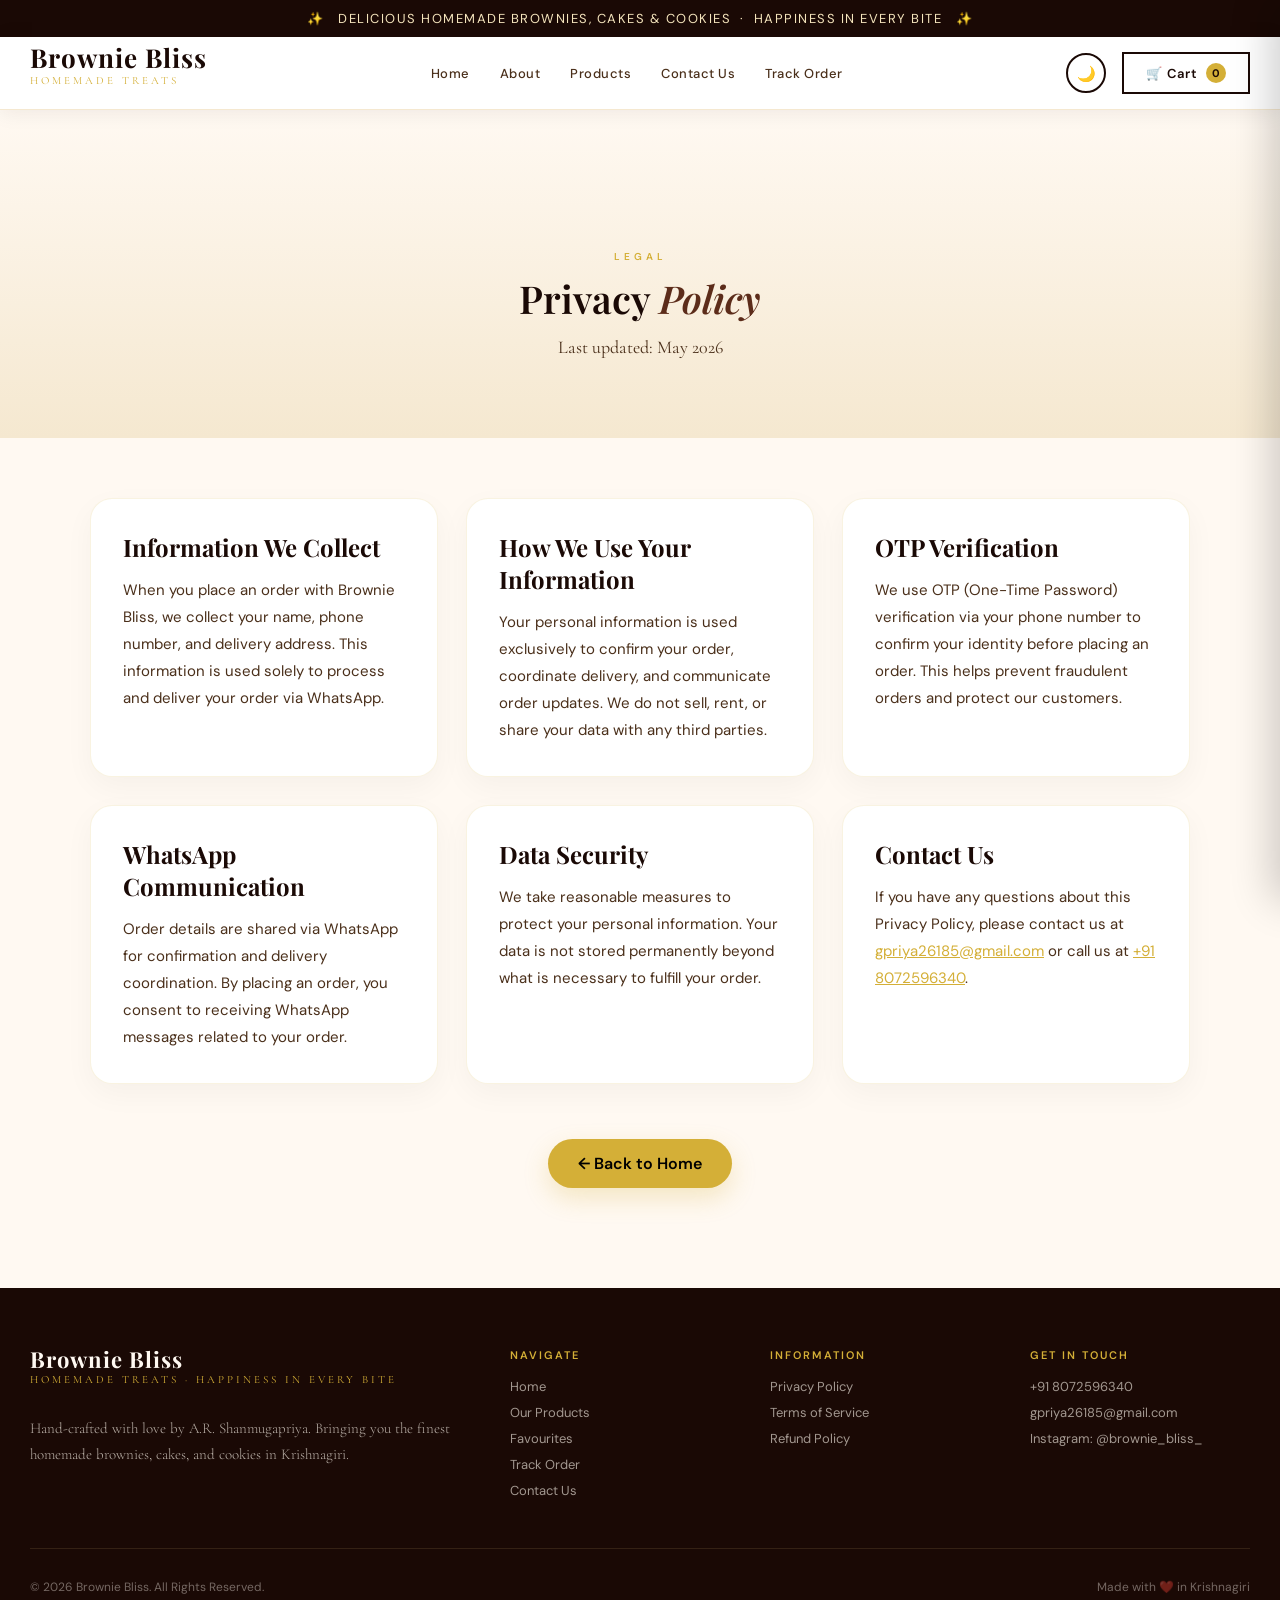
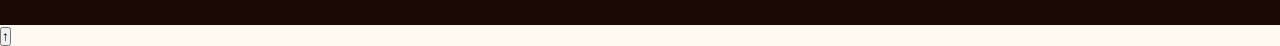
<file: public/privacy-policy.html>
<!DOCTYPE html>
<html lang="en">

<head>
    <meta charset="UTF-8">
    <meta name="viewport" content="width=device-width, initial-scale=1.0">
    <link rel="icon" type="image/png" href="assets/favicon.png">
    <title>Privacy Policy — Brownie Bliss</title>
    <link
        href="https://fonts.googleapis.com/css2?family=Playfair+Display:ital,wght@0,400;0,600;0,700;1,400&family=Cormorant+Garamond:wght@300;400;500&family=DM+Sans:wght@300;400;500&display=swap"
        rel="stylesheet">
    <link rel="stylesheet" href="style.css">
    <script>
        (function () {
            try {
                var t = localStorage.getItem('bb_theme') || 'light';
                if (t === 'dark') document.documentElement.classList.add('dark');
            } catch (_) { }
        })();
    </script>
</head>

<body>

    <div class="announcement">✨ &nbsp; DELICIOUS HOMEMADE BROWNIES, CAKES & COOKIES &nbsp;·&nbsp; HAPPINESS IN EVERY
        BITE &nbsp; ✨</div>

    <header>
        <div class="header-inner">
            <a href="index.html" class="logo">
                <span class="logo-name">Brownie Bliss</span>
                <span class="logo-sub">Homemade Treats</span>
            </a>
            <nav>
                <a href="index.html">Home</a>
                <a href="about.html">About</a>
                <a href="products.html">Products</a>
                <a href="contact.html">Contact Us</a>
                <a href="track.html">Track Order</a>
            </nav>
            <button class="menu-toggle" onclick="toggleMenu()">☰</button>
            <div class="header-actions">
                <button id="themeToggleBtn" class="theme-toggle-btn" onclick="toggleTheme()"
                    aria-label="Toggle dark mode">
                    <span id="themeIcon">🌙</span>
                </button>
                <button class="cart-btn" onclick="openCart()">
                    🛒 Cart <span class="cart-count" id="cartBadge">0</span>
                </button>
            </div>
        </div>
    </header>

    <div class="mobile-menu" id="mobileMenu">
        <a href="index.html">Home</a>
        <a href="products.html">Products</a>
        <a href="contact.html">Contact</a>
        <a href="track.html">Track Order</a>
    </div>

    <!-- PAGE HERO -->
    <section class="legal-hero">
        <span class="section-label">Legal</span>
        <h1 class="section-title">Privacy <em>Policy</em></h1>
        <p
            style="color: var(--text-mid); font-family: 'Cormorant Garamond', serif; font-size: 18px; max-width: 600px; margin: 0 auto;">
            Last updated: May 2026</p>
    </section>

    <!-- CONTENT -->
    <section style="padding: 60px 24px 100px; background: var(--cream);">
        <div class="legal-container">
            <div class="legal-grid">
                <div class="legal-card">
                    <h2>Information We Collect</h2>
                    <p>
                        When you place an order with Brownie Bliss, we collect your name,
                        phone number, and delivery address. This information is used solely to process and deliver your
                        order via WhatsApp.
                    </p>
                </div>
                <div class="legal-card">
                    <h2>How We Use Your Information</h2>
                    <p>
                        Your personal information is used exclusively to confirm your order,
                        coordinate delivery, and communicate order updates. We do not sell, rent, or share your data
                        with
                        any third parties.
                    </p>
                </div>

                <div class="legal-card">
                    <h2>OTP Verification</h2>
                    <p>
                        We use OTP (One-Time Password) verification via your phone number to
                        confirm your identity before placing an order. This helps prevent fraudulent orders and protect
                        our
                        customers.
                    </p>
                </div>

                <div class="legal-card">
                    <h2>WhatsApp Communication</h2>
                    <p>
                        Order details are shared via WhatsApp for confirmation and delivery
                        coordination. By placing an order, you consent to receiving WhatsApp messages related to your
                        order.
                    </p>
                </div>

                <div class="legal-card">
                    <h2>
                        Data Security</h2>
                    <p>
                        We take reasonable measures to protect your personal information.
                        Your data is not stored permanently beyond what is necessary to fulfill your order.
                    </p>
                </div>

                <div class="legal-card">
                    <h2>
                        Contact Us</h2>
                    <p>
                        If you have any questions about this Privacy Policy, please contact
                        us at <a href="mailto:gpriya26185@gmail.com"
                            style="color: var(--gold);">gpriya26185@gmail.com</a>
                        or call us at <a href="tel:08072596340" style="color: var(--gold);">+91 8072596340</a>.
                    </p>
                </div>
            </div>
            <div class="legal-back">
                <a href="index.html" class="legal-back-btn">
                    ← Back to Home
                </a>
            </div>
        </div>
    </section>

    <footer id="contact">
        <div class="footer-inner">
            <div class="footer-top">
                <div class="footer-brand">
                    <div class="logo">
                        <span class="logo-name">Brownie Bliss</span>
                        <span class="logo-sub">Homemade Treats · Happiness in every bite</span>
                    </div>
                    <p>Hand-crafted with love by A.R. Shanmugapriya. Bringing you the finest homemade brownies, cakes,
                        and cookies in Krishnagiri.</p>
                </div>
                <div class="footer-col">
                    <h4>Navigate</h4>
                    <a href="index.html">Home</a>
                    <a href="products.html">Our Products</a>
                    <a href="favourites.html">Favourites</a>
                    <a href="track.html">Track Order</a>
                    <a href="contact.html">Contact Us</a>
                </div>
                <div class="footer-col">
                    <h4>Information</h4>
                    <a href="privacy-policy.html">Privacy Policy</a>
                    <a href="terms-of-service.html">Terms of Service</a>
                    <a href="refund-policy.html">Refund Policy</a>
                </div>
                <div class="footer-col">
                    <h4>Get In Touch</h4>
                    <a href="tel:08072596340">+91 8072596340</a>
                    <a href="mailto:gpriya26185@gmail.com">gpriya26185@gmail.com</a>
                    <a href="https://instagram.com/brownie_bliss_" target="_blank" rel="noopener noreferrer">Instagram:
                        @brownie_bliss_</a>
                </div>
            </div>
            <div class="footer-bottom">
                <span>© 2026 Brownie Bliss. All Rights Reserved.</span>
                <span>Made with ❤️ in Krishnagiri</span>
            </div>
        </div>
    </footer>

    <div class="cart-overlay" id="cartOverlay" onclick="closeCart()"></div>
    <div class="cart-sidebar" id="cartSidebar">
        <div class="cart-header">
            <span class="cart-title">Your Cart 🛒</span>
            <button class="cart-close" onclick="closeCart()">✕</button>
        </div>
        <div class="cart-items" id="cartItems"></div>
    </div>

    <div class="toast" id="toast"></div>
    <button id="scrollTopBtn" onclick="scrollToTop()">↑</button>
    <script src="script.js"></script>
</body>

</html>
</file>
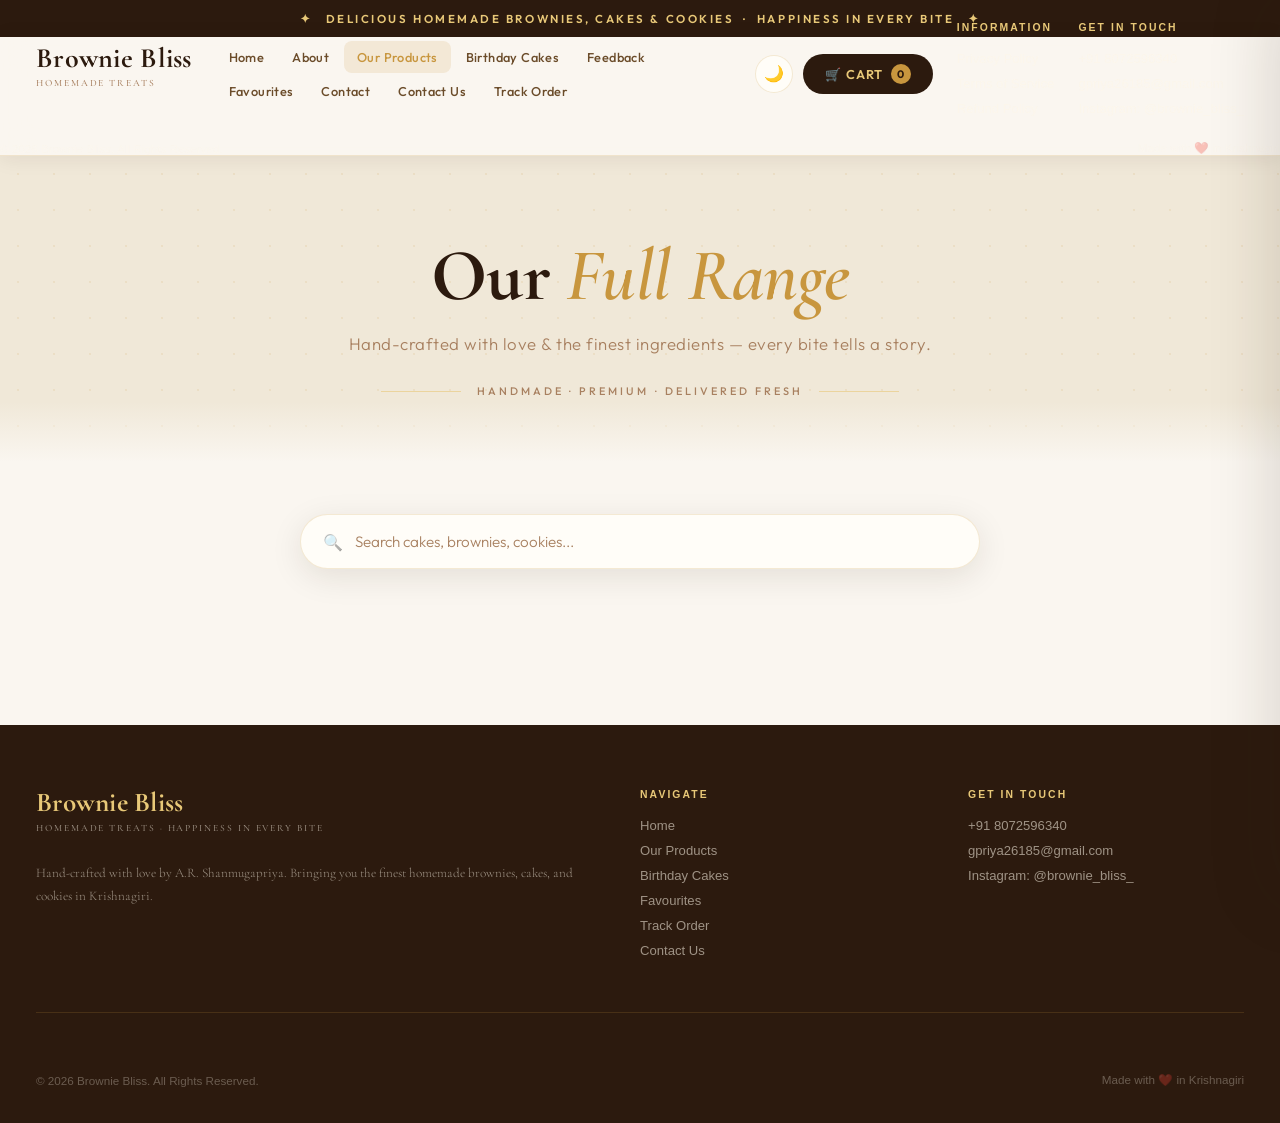
<file: public/products.html>
<!doctype html>
<html lang="en">
  <head>
    <meta charset="UTF-8" />
    <meta name="viewport" content="width=device-width, initial-scale=1.0" />
    <title>Brownie Bliss — Our Full Range</title>
    <link rel="icon" type="image/png" href="assets/favicon.png" />
    <link
      href="https://fonts.googleapis.com/css2?family=Cormorant+Garamond:ital,wght@0,300;0,500;0,700;1,400;1,600&family=Outfit:wght@300;400;500;600&display=swap"
      rel="stylesheet"
    />
    <link rel="stylesheet" href="style.css" />
    <script>
      (function () {
        try {
          var t = localStorage.getItem('bb_theme') || 'light';
          if (t === 'dark') document.documentElement.classList.add('dark');
        } catch (_) {}
      })();
    </script>

    <style>
      /* ─── DESIGN TOKENS ─────────────────────────────────────────────── */
      :root {
        --gold: #c8963e;
        --gold-light: #e8c878;
        --gold-pale: #fdf6e7;
        --gold-glow: rgba(200, 150, 62, 0.15);
        --brown: #2c1a0e;
        --brown-mid: #5c3d1e;
        --brown-light: #a07040;
        --cream: #faf6f0;
        --cream-dark: #f0e8d8;
        --cream-mid: #f5ede0;
        --text: #1e1108;
        --text-mid: #6b4c2a;
        --text-light: #a88060;
        --card-bg: #fffdf8;
        --border: rgba(200, 150, 62, 0.2);
        --border-soft: rgba(200, 150, 62, 0.1);
        --shadow-card: 0 8px 32px rgba(44, 26, 14, 0.1);
        --shadow-hover: 0 24px 56px rgba(44, 26, 14, 0.18);
        --radius: 18px;
        --radius-sm: 10px;
        --radius-pill: 999px;
      }

      .dark {
        --cream: #141008;
        --cream-dark: #1e160a;
        --cream-mid: #1a1208;
        --card-bg: #1c1409;
        --text: #f5ede0;
        --text-mid: #c8a878;
        --text-light: #8a6840;
        --border: rgba(200, 150, 62, 0.18);
        --border-soft: rgba(200, 150, 62, 0.08);
        --shadow-card: 0 8px 32px rgba(0, 0, 0, 0.4);
        --shadow-hover: 0 24px 56px rgba(0, 0, 0, 0.5);
      }

      /* ─── BASE RESET ────────────────────────────────────────────────── */
      *,
      *::before,
      *::after {
        box-sizing: border-box;
        margin: 0;
        padding: 0;
      }

      html {
        scroll-behavior: smooth;
      }

      body {
        font-family: 'Outfit', sans-serif;
        background: var(--cream);
        color: var(--text);
        min-height: 100vh;
        transition: background 0.3s, color 0.3s;
      }

      /* ─── ANNOUNCEMENT BAR ──────────────────────────────────────────── */
      .announcement {
        background: var(--brown);
        color: var(--gold-light);
        text-align: center;
        padding: 11px 20px;
        font-size: 0.72rem;
        letter-spacing: 0.22em;
        font-weight: 600;
        text-transform: uppercase;
        font-family: 'Outfit', sans-serif;
      }

      /* ─── HEADER / NAV ──────────────────────────────────────────────── */
      header {
        position: sticky;
        top: 0;
        z-index: 100;
        background: rgba(250, 246, 240, 0.94);
        backdrop-filter: blur(18px);
        -webkit-backdrop-filter: blur(18px);
        border-bottom: 1px solid var(--border);
        transition: background 0.3s;
      }

      .dark header {
        background: rgba(20, 16, 8, 0.94);
      }

      .header-inner {
        max-width: 1320px;
        margin: 0 auto;
        padding: 0 36px;
        height: 74px;
        display: flex;
        align-items: center;
        gap: 24px;
      }

      /* Logo */
      a.logo,
      .logo {
        display: flex;
        flex-direction: column;
        line-height: 1;
        text-decoration: none;
        flex-shrink: 0;
      }

      .logo-name {
        font-family: 'Cormorant Garamond', serif;
        font-size: 1.75rem;
        font-weight: 700;
        color: var(--brown);
        letter-spacing: 0.01em;
        transition: color 0.2s;
      }

      .dark .logo-name {
        color: var(--gold-light);
      }

      .logo-sub {
        font-size: 0.6rem;
        letter-spacing: 0.2em;
        text-transform: uppercase;
        color: var(--text-light);
        margin-top: 3px;
        font-weight: 500;
      }

      /* Nav links */
      header nav {
        display: flex;
        align-items: center;
        gap: 2px;
        flex: 1;
        flex-wrap: wrap;
      }

      header nav a {
        padding: 8px 13px;
        font-size: 0.8rem;
        color: var(--text-mid);
        font-weight: 500;
        letter-spacing: 0.03em;
        text-decoration: none;
        border-radius: 8px;
        transition: all 0.2s;
        white-space: nowrap;
        position: relative;
      }

      header nav a:hover {
        color: var(--gold);
        background: var(--gold-glow);
      }

      header nav a.active {
        color: var(--gold);
        background: var(--gold-glow);
      }

      .nav-count {
        background: var(--gold);
        color: var(--brown);
        font-size: 0.62rem;
        font-weight: 700;
        padding: 1px 6px;
        border-radius: var(--radius-pill);
        margin-left: 4px;
        vertical-align: middle;
      }

      /* Header actions */
      .header-actions {
        display: flex;
        align-items: center;
        gap: 10px;
        flex-shrink: 0;
      }

      .theme-toggle-btn {
        width: 38px;
        height: 38px;
        border-radius: 50%;
        border: 1px solid var(--border);
        background: var(--card-bg);
        cursor: pointer;
        font-size: 1rem;
        display: flex;
        align-items: center;
        justify-content: center;
        transition: all 0.25s;
      }

      .theme-toggle-btn:hover {
        background: var(--gold);
        border-color: var(--gold);
        transform: rotate(20deg);
      }

      .cart-btn {
        display: flex;
        align-items: center;
        gap: 8px;
        background: var(--brown);
        color: var(--gold-light);
        border: none;
        padding: 10px 22px;
        border-radius: var(--radius-pill);
        font-size: 0.8rem;
        font-family: 'Outfit', sans-serif;
        font-weight: 600;
        cursor: pointer;
        letter-spacing: 0.08em;
        text-transform: uppercase;
        transition: all 0.25s;
        white-space: nowrap;
      }

      .cart-btn:hover {
        background: var(--gold);
        color: var(--brown);
        transform: translateY(-1px);
      }

      .cart-count {
        background: var(--gold);
        color: var(--brown);
        width: 20px;
        height: 20px;
        border-radius: 50%;
        font-size: 0.68rem;
        display: flex;
        align-items: center;
        justify-content: center;
        font-weight: 700;
      }

      /* Hamburger */
      .menu-toggle {
        display: none;
        background: none;
        border: 1px solid var(--border);
        padding: 8px 12px;
        border-radius: 8px;
        font-size: 1.1rem;
        cursor: pointer;
        color: var(--text);
        margin-left: auto;
      }

      /* Mobile menu */
      .mobile-menu {
        display: none;
        flex-direction: column;
        background: var(--card-bg);
        border-bottom: 1px solid var(--border);
        padding: 12px 0;
      }

      .mobile-menu a {
        padding: 13px 28px;
        font-size: 0.9rem;
        color: var(--text-mid);
        text-decoration: none;
        font-weight: 500;
        transition: all 0.2s;
        border-left: 3px solid transparent;
      }

      .mobile-menu a:hover {
        color: var(--gold);
        background: var(--gold-glow);
        border-left-color: var(--gold);
      }

      .mobile-menu.open {
        display: flex;
      }

      /* ─── PAGE HERO ─────────────────────────────────────────────────── */
      .page-header {
        padding: 80px 36px 64px;
        text-align: center;
        background: var(--cream-dark);
        position: relative;
        overflow: hidden;
      }

      .page-header::before {
        content: '';
        position: absolute;
        inset: 0;
        background-image: radial-gradient(
          circle,
          rgba(200, 150, 62, 0.12) 1px,
          transparent 1px
        );
        background-size: 36px 36px;
        pointer-events: none;
      }

      .page-header::after {
        content: '';
        position: absolute;
        bottom: 0;
        left: 0;
        right: 0;
        height: 60px;
        background: linear-gradient(to top, var(--cream), transparent);
      }

      .page-header h1 {
        font-family: 'Cormorant Garamond', serif;
        font-size: clamp(2.8rem, 7vw, 4.6rem);
        font-weight: 700;
        color: var(--brown);
        line-height: 1.08;
        letter-spacing: -0.01em;
        position: relative;
        z-index: 1;
      }

      .dark .page-header h1 {
        color: var(--gold-pale);
      }

      .page-header h1 em {
        color: var(--gold);
        font-style: italic;
        font-weight: 600;
      }

      .page-header p {
        margin-top: 18px;
        color: var(--text-light);
        font-size: 1.05rem;
        font-weight: 300;
        letter-spacing: 0.03em;
        position: relative;
        z-index: 1;
      }

      .page-header-divider {
        display: flex;
        align-items: center;
        justify-content: center;
        gap: 16px;
        margin-top: 30px;
        position: relative;
        z-index: 1;
      }

      .page-header-divider span {
        height: 1px;
        width: 80px;
        background: var(--gold-light);
        opacity: 0.6;
      }

      .page-header-divider small {
        font-size: 0.68rem;
        letter-spacing: 0.28em;
        text-transform: uppercase;
        color: var(--text-light);
        font-weight: 500;
      }

      /* ─── PRODUCTS INNER WRAPPER ────────────────────────────────────── */
      .products-inner {
        max-width: 1320px;
        margin: 0 auto;
      }

      /* ─── SEARCH SECTION ────────────────────────────────────────────── */
      .search-section {
        max-width: 680px;
        margin: 52px auto 48px;
      }

      .search-box {
        position: relative;
        display: flex;
        align-items: center;
        background: var(--card-bg);
        border: 1.5px solid var(--border);
        border-radius: var(--radius-pill);
        box-shadow: var(--shadow-card);
        transition: all 0.3s ease;
      }

      .search-box:focus-within {
        border-color: var(--gold);
        box-shadow: 0 4px 32px rgba(200, 150, 62, 0.2);
      }

      .search-icon {
        position: absolute;
        left: 22px;
        font-size: 1rem;
        opacity: 0.5;
        pointer-events: none;
        z-index: 1;
      }

      .product-search-input {
        width: 100%;
        padding: 17px 52px 17px 54px;
        border: none;
        outline: none;
        font-size: 0.95rem;
        font-family: 'Outfit', sans-serif;
        color: var(--text);
        background: transparent;
        border-radius: var(--radius-pill);
      }

      .product-search-input::placeholder {
        color: var(--text-light);
        font-weight: 300;
      }

      .clear-search-btn {
        position: absolute;
        right: 14px;
        width: 30px;
        height: 30px;
        border-radius: 50%;
        border: none;
        background: var(--cream-dark);
        cursor: pointer;
        font-size: 0.78rem;
        display: none;
        align-items: center;
        justify-content: center;
        transition: all 0.2s;
        color: var(--text-mid);
      }

      .clear-search-btn:hover {
        background: var(--gold);
        color: white;
      }

      /* Search suggestions */
      .search-suggestions {
        margin-top: 14px;
        display: flex;
        flex-wrap: wrap;
        gap: 10px;
        justify-content: center;
      }

      .search-suggestion-item {
        padding: 8px 18px;
        background: var(--card-bg);
        border: 1px solid var(--border);
        border-radius: var(--radius-pill);
        cursor: pointer;
        font-size: 0.8rem;
        font-family: 'Outfit', sans-serif;
        font-weight: 500;
        color: var(--text-mid);
        transition: all 0.22s ease;
        letter-spacing: 0.03em;
      }

      .search-suggestion-item:hover {
        background: var(--brown);
        color: var(--gold-light);
        border-color: var(--brown);
        transform: translateY(-2px);
      }

      /* Recent searches */
      .recent-searches {
        margin-top: 14px;
        display: flex;
        flex-wrap: wrap;
        gap: 8px;
        justify-content: center;
      }

      .recent-search-tag {
        background: var(--gold-glow);
        border: 1px solid var(--border-soft);
        padding: 7px 16px;
        border-radius: var(--radius-pill);
        font-size: 0.78rem;
        cursor: pointer;
        color: var(--text-mid);
        transition: all 0.2s ease;
        font-weight: 500;
      }

      .recent-search-tag:hover {
        background: var(--gold);
        color: var(--brown);
        border-color: var(--gold);
      }

      /* ─── PRODUCTS GRID ─────────────────────────────────────────────── */
      .all-products-grid {
        display: grid;
        grid-template-columns: repeat(auto-fill, minmax(270px, 1fr));
        gap: 28px;
      }

      /* ─── PRODUCT CARD (injected by script.js) ──────────────────────── */
      /*
        script.js renders cards into #productsGrid.
        We style the classes it commonly uses:
        .product-card, .product-img / .product-image-wrap,
        .product-info / .product-body, .product-name, .product-desc,
        .product-price, .add-to-cart-btn / .add-btn,
        .product-badge, .fav-btn
      */

      .product-card {
        background: var(--card-bg);
        border-radius: var(--radius);
        overflow: hidden;
        border: 1px solid var(--border);
        cursor: pointer;
        transition: transform 0.32s cubic-bezier(0.34, 1.56, 0.64, 1),
          box-shadow 0.32s ease;
        position: relative;
        display: flex;
        flex-direction: column;
        animation: bbFadeUp 0.5s both;
      }

      .product-card:hover {
        transform: translateY(-9px);
        box-shadow: var(--shadow-hover);
      }

      /* Image wrapper */
      .product-image-wrap,
      .product-img-wrap,
      .card-image-wrap {
        height: 220px;
        position: relative;
        overflow: hidden;
        background: var(--cream-dark);
        flex-shrink: 0;
      }

      .product-image-wrap img,
      .product-img-wrap img,
      .card-image-wrap img,
      .product-card img {
        width: 100%;
        height: 100%;
        object-fit: cover;
        display: block;
        transition: transform 0.5s ease;
      }

      .product-card:hover .product-image-wrap img,
      .product-card:hover .product-img-wrap img,
      .product-card:hover .card-image-wrap img {
        transform: scale(1.07);
      }

      /* Badge */
      .product-badge,
      .card-badge {
        position: absolute;
        top: 14px;
        left: 14px;
        background: var(--brown);
        color: var(--gold-light);
        font-size: 0.62rem;
        font-weight: 700;
        letter-spacing: 0.12em;
        text-transform: uppercase;
        padding: 5px 13px;
        border-radius: var(--radius-pill);
        font-family: 'Outfit', sans-serif;
        z-index: 2;
      }

      /* Fav button */
      .fav-btn,
      .favourite-btn {
        position: absolute;
        top: 12px;
        right: 12px;
        width: 36px;
        height: 36px;
        border-radius: 50%;
        border: none;
        background: rgba(255, 255, 255, 0.88);
        backdrop-filter: blur(6px);
        cursor: pointer;
        font-size: 1.05rem;
        display: flex;
        align-items: center;
        justify-content: center;
        transition: all 0.22s;
        box-shadow: 0 2px 10px rgba(0, 0, 0, 0.1);
        z-index: 2;
      }

      .fav-btn:hover,
      .favourite-btn:hover {
        background: white;
        transform: scale(1.15);
      }

      .fav-btn.active,
      .favourite-btn.active {
        background: #fee2e2;
      }

      /* Card body */
      .product-info,
      .product-body,
      .card-body {
        padding: 20px 22px 22px;
        display: flex;
        flex-direction: column;
        flex: 1;
      }

      .product-category,
      .card-category {
        font-size: 0.65rem;
        letter-spacing: 0.18em;
        text-transform: uppercase;
        color: var(--text-light);
        font-weight: 600;
        margin-bottom: 6px;
        font-family: 'Outfit', sans-serif;
      }

      .product-name,
      .card-name {
        font-family: 'Cormorant Garamond', serif;
        font-size: 1.3rem;
        font-weight: 600;
        color: var(--brown);
        line-height: 1.2;
        margin-bottom: 8px;
      }

      .dark .product-name,
      .dark .card-name {
        color: var(--gold-pale);
      }

      .product-desc,
      .card-desc {
        font-size: 0.81rem;
        color: var(--text-light);
        line-height: 1.65;
        font-weight: 300;
        margin-bottom: 18px;
        flex: 1;
      }

      /* Price + CTA row */
      .product-footer,
      .card-footer {
        display: flex;
        align-items: center;
        justify-content: space-between;
        gap: 8px;
        margin-top: auto;
      }

      .product-price,
      .card-price {
        font-family: 'Cormorant Garamond', serif;
        font-size: 1.45rem;
        font-weight: 700;
        color: var(--gold);
        line-height: 1;
      }

      .product-price small,
      .card-price small {
        display: block;
        font-size: 0.7rem;
        font-weight: 400;
        font-family: 'Outfit', sans-serif;
        color: var(--text-light);
        margin-top: 3px;
      }

      .add-to-cart-btn,
      .add-btn,
      .add-cart-btn {
        display: inline-flex;
        align-items: center;
        gap: 6px;
        background: var(--brown);
        color: var(--gold-light);
        border: none;
        padding: 10px 18px;
        border-radius: var(--radius-pill);
        font-size: 0.75rem;
        font-family: 'Outfit', sans-serif;
        font-weight: 600;
        cursor: pointer;
        letter-spacing: 0.09em;
        text-transform: uppercase;
        transition: all 0.25s;
        white-space: nowrap;
        flex-shrink: 0;
      }

      .add-to-cart-btn:hover,
      .add-btn:hover,
      .add-cart-btn:hover {
        background: var(--gold);
        color: var(--brown);
        transform: translateY(-1px);
      }

      .add-to-cart-btn.added,
      .add-btn.added,
      .add-cart-btn.added {
        background: #2d6a4f;
        color: #d8f3dc;
      }

      /* Highlight match */
      .highlight-match {
        background: rgba(200, 150, 62, 0.28);
        border-radius: 4px;
        padding: 0 3px;
      }

      /* ─── NO PRODUCTS FOUND ─────────────────────────────────────────── */
      .no-products-found {
        text-align: center;
        padding: 90px 20px;
        grid-column: 1 / -1;
      }

      .no-products-found h2 {
        font-family: 'Cormorant Garamond', serif;
        font-size: 2.2rem;
        font-weight: 600;
        margin-bottom: 12px;
        color: var(--brown);
      }

      .dark .no-products-found h2 {
        color: var(--gold-pale);
      }

      .no-products-found p {
        color: var(--text-light);
        font-size: 0.95rem;
        font-weight: 300;
      }

      /* ─── CART OVERLAY & SIDEBAR ────────────────────────────────────── */
      .cart-overlay {
        position: fixed;
        inset: 0;
        background: rgba(28, 14, 6, 0.55);
        z-index: 200;
        opacity: 0;
        pointer-events: none;
        transition: opacity 0.3s;
        backdrop-filter: blur(4px);
      }

      .cart-overlay.open {
        opacity: 1;
        pointer-events: all;
      }

      .cart-sidebar {
        position: fixed;
        top: 0;
        right: 0;
        bottom: 0;
        width: min(430px, 100vw);
        background: var(--card-bg);
        z-index: 201;
        transform: translateX(100%);
        transition: transform 0.4s cubic-bezier(0.34, 1, 0.64, 1);
        display: flex;
        flex-direction: column;
        box-shadow: -10px 0 60px rgba(44, 26, 14, 0.14);
      }

      .cart-sidebar.open {
        transform: translateX(0);
      }

      .cart-header {
        padding: 24px 28px;
        border-bottom: 1px solid var(--border);
        display: flex;
        align-items: center;
        justify-content: space-between;
        flex-shrink: 0;
      }

      .cart-title {
        font-family: 'Cormorant Garamond', serif;
        font-size: 1.55rem;
        font-weight: 600;
        color: var(--brown);
        letter-spacing: 0.01em;
      }

      .dark .cart-title {
        color: var(--gold-pale);
      }

      .cart-close {
        width: 38px;
        height: 38px;
        border-radius: 50%;
        border: 1px solid var(--border);
        background: none;
        cursor: pointer;
        font-size: 0.9rem;
        color: var(--text-mid);
        display: flex;
        align-items: center;
        justify-content: center;
        transition: all 0.2s;
      }

      .cart-close:hover {
        background: var(--brown);
        color: var(--gold-light);
        border-color: var(--brown);
      }

      .cart-items {
        flex: 1;
        overflow-y: auto;
        padding: 20px 28px;
      }

      /* Cart item styles (script.js injects these) */
      .cart-item {
        display: flex;
        gap: 14px;
        padding: 14px 0;
        border-bottom: 1px solid var(--border-soft);
      }

      .cart-item-img {
        width: 62px;
        height: 62px;
        border-radius: var(--radius-sm);
        object-fit: cover;
        background: var(--cream-dark);
        flex-shrink: 0;
      }

      .cart-item-info {
        flex: 1;
        min-width: 0;
      }

      .cart-item-name {
        font-weight: 600;
        font-size: 0.88rem;
        color: var(--brown);
        margin-bottom: 4px;
        white-space: nowrap;
        overflow: hidden;
        text-overflow: ellipsis;
      }

      .dark .cart-item-name {
        color: var(--gold-pale);
      }

      .cart-item-price {
        color: var(--gold);
        font-size: 0.82rem;
        font-weight: 600;
      }

      .cart-item-qty {
        display: flex;
        align-items: center;
        gap: 10px;
        margin-top: 8px;
      }

      .qty-btn {
        width: 27px;
        height: 27px;
        border-radius: 50%;
        border: 1px solid var(--border);
        background: none;
        cursor: pointer;
        font-size: 1rem;
        color: var(--text-mid);
        display: flex;
        align-items: center;
        justify-content: center;
        transition: all 0.18s;
        line-height: 1;
      }

      .qty-btn:hover {
        background: var(--brown);
        color: var(--gold-light);
        border-color: var(--brown);
      }

      .cart-item-qty span {
        font-size: 0.85rem;
        font-weight: 600;
        color: var(--brown);
        min-width: 16px;
        text-align: center;
      }

      .dark .cart-item-qty span {
        color: var(--gold-pale);
      }

      .cart-remove-btn {
        background: none;
        border: none;
        cursor: pointer;
        color: var(--text-light);
        font-size: 0.8rem;
        padding: 4px;
        transition: color 0.2s;
        margin-left: 4px;
      }

      .cart-remove-btn:hover {
        color: #c0392b;
      }

      /* Cart footer */
      .cart-footer {
        padding: 20px 28px 28px;
        border-top: 1px solid var(--border);
        flex-shrink: 0;
      }

      .cart-total {
        display: flex;
        justify-content: space-between;
        align-items: center;
        margin-bottom: 18px;
      }

      .cart-total-label {
        font-size: 0.82rem;
        color: var(--text-light);
        font-weight: 500;
        letter-spacing: 0.04em;
      }

      .cart-total-amt {
        font-family: 'Cormorant Garamond', serif;
        font-size: 2rem;
        font-weight: 700;
        color: var(--brown);
        letter-spacing: -0.01em;
      }

      .dark .cart-total-amt {
        color: var(--gold-pale);
      }

      .whatsapp-btn {
        width: 100%;
        padding: 15px;
        border: none;
        border-radius: 14px;
        background: #25d366;
        color: white;
        font-family: 'Outfit', sans-serif;
        font-size: 0.88rem;
        font-weight: 700;
        cursor: pointer;
        letter-spacing: 0.08em;
        text-transform: uppercase;
        transition: all 0.25s;
        display: flex;
        align-items: center;
        justify-content: center;
        gap: 8px;
      }

      .whatsapp-btn:hover {
        background: #1ebe5d;
        transform: translateY(-2px);
        box-shadow: 0 8px 24px rgba(37, 211, 102, 0.3);
      }

      .whatsapp-note {
        text-align: center;
        font-size: 0.72rem;
        color: var(--text-light);
        margin-top: 10px;
        font-weight: 300;
        letter-spacing: 0.02em;
      }

      /* ─── TOAST ─────────────────────────────────────────────────────── */
      .toast {
        position: fixed;
        bottom: 32px;
        left: 50%;
        transform: translateX(-50%) translateY(90px);
        background: var(--brown);
        color: var(--gold-light);
        padding: 12px 26px;
        border-radius: var(--radius-pill);
        font-size: 0.84rem;
        font-weight: 500;
        z-index: 300;
        transition: transform 0.4s cubic-bezier(0.34, 1.56, 0.64, 1);
        white-space: nowrap;
        pointer-events: none;
        font-family: 'Outfit', sans-serif;
        letter-spacing: 0.03em;
        box-shadow: 0 8px 32px rgba(44, 26, 14, 0.25);
      }

      .toast.show {
        transform: translateX(-50%) translateY(0);
      }

      /* ─── FOOTER ────────────────────────────────────────────────────── */
      footer {
        background: var(--brown);
        color: var(--gold-pale);
        padding: 64px 36px 36px;
      }

      .footer-inner {
        max-width: 1320px;
        margin: 0 auto;
      }

      .footer-top {
        display: grid;
        grid-template-columns: 2fr 1fr 1fr;
        gap: 52px;
        padding-bottom: 44px;
        border-bottom: 1px solid rgba(200, 150, 62, 0.18);
      }

      .footer-brand .logo-name {
        font-family: 'Cormorant Garamond', serif;
        font-size: 1.7rem;
        font-weight: 700;
        color: var(--gold-light);
      }

      .footer-brand .logo-sub {
        color: rgba(253, 246, 231, 0.5);
      }

      .footer-brand p {
        margin-top: 14px;
        font-size: 0.82rem;
        color: rgba(253, 246, 231, 0.55);
        line-height: 1.75;
        font-weight: 300;
      }

      .footer-col h4 {
        font-size: 0.65rem;
        letter-spacing: 0.2em;
        text-transform: uppercase;
        color: var(--gold-light);
        margin-bottom: 18px;
        font-weight: 600;
      }

      .footer-col a {
        display: block;
        color: rgba(253, 246, 231, 0.55);
        text-decoration: none;
        font-size: 0.82rem;
        margin-bottom: 10px;
        transition: color 0.2s;
        font-weight: 300;
      }

      .footer-col a:hover {
        color: var(--gold-light);
      }

      .footer-bottom {
        display: flex;
        justify-content: space-between;
        align-items: center;
        padding-top: 30px;
        font-size: 0.73rem;
        color: rgba(253, 246, 231, 0.3);
        flex-wrap: wrap;
        gap: 8px;
      }

      /* ─── ANIMATION ─────────────────────────────────────────────────── */
      @keyframes bbFadeUp {
        from {
          opacity: 0;
          transform: translateY(22px);
        }
        to {
          opacity: 1;
          transform: translateY(0);
        }
      }

      /* ─── RESPONSIVE ────────────────────────────────────────────────── */
      @media (max-width: 1024px) {
        .footer-top {
          grid-template-columns: 1fr 1fr;
        }
        .footer-brand {
          grid-column: 1 / -1;
        }
      }

      @media (max-width: 768px) {
        .header-inner {
          padding: 0 20px;
          height: 64px;
          flex-wrap: wrap;
        }

        header nav {
          display: none;
        }

        .menu-toggle {
          display: flex;
        }

        .page-header {
          padding: 56px 20px 48px;
        }

        .products-inner {
          padding: 0 20px 60px !important;
        }

        .search-section {
          margin: 36px auto 36px;
        }

        .all-products-grid {
          grid-template-columns: repeat(auto-fill, minmax(240px, 1fr));
          gap: 20px;
        }

        .footer-top {
          grid-template-columns: 1fr;
          gap: 30px;
        }

        .footer-inner {
          padding: 0;
        }

        footer {
          padding: 48px 24px 28px;
        }

        .footer-bottom {
          flex-direction: column;
          align-items: flex-start;
          gap: 4px;
        }

        .cart-sidebar {
          width: 100vw;
        }
      }

      @media (max-width: 480px) {
        .all-products-grid {
          grid-template-columns: 1fr;
        }

        .product-image-wrap,
        .card-image-wrap {
          height: 200px;
        }
      }
    </style>
  </head>
  <body>
    <div class="announcement">
      ✦ &nbsp; DELICIOUS HOMEMADE BROWNIES, CAKES & COOKIES &nbsp;·&nbsp;
      HAPPINESS IN EVERY BITE &nbsp; ✦
    </div>

    <header>
      <div class="header-inner">
        <a href="index.html" class="logo">
          <span class="logo-name">Brownie Bliss</span>
          <span class="logo-sub">Homemade Treats</span>
        </a>
        <nav>
          <a href="index.html">Home</a>
          <a href="about.html">About</a>
          <a href="products.html" class="active">Our Products</a>
          <a href="index.html#birthday">Birthday Cakes</a>
          <a href="index.html#feedback">Feedback</a>
          <a href="favourites.html"
            >Favourites
            <span class="nav-count" data-favourites-count style="display: none"
              >0</span
            ></a
          >
          <a href="index.html#contact">Contact</a>
          <a href="contact.html">Contact Us</a>
          <a href="track.html">Track Order</a>
        </nav>
        <button class="menu-toggle" onclick="toggleMenu()">☰</button>
        <div class="header-actions">
          <button
            id="themeToggleBtn"
            class="theme-toggle-btn"
            onclick="toggleTheme()"
            aria-label="Toggle dark mode"
          >
            <span id="themeIcon">🌙</span>
          </button>
          <button class="cart-btn" onclick="openCart()">
            🛒 Cart
            <span class="cart-count" id="cartBadge">0</span>
          </button>
        </div>
        <div class="footer-col">
          <h4>Information</h4>
          <a href="privacy-policy.html">Privacy Policy</a>
          <a href="terms-of-service.html">Terms of Service</a>
          <a href="refund-policy.html">Refund Policy</a>
        </div>
        <div class="footer-col">
          <h4>Get In Touch</h4>
          <a href="tel:08072596340">+91 8072596340</a>
          <a href="mailto:gpriya26185@gmail.com">gpriya26185@gmail.com</a>
          <a href="https://instagram.com/brownie_bliss_" target="_blank" rel="noopener noreferrer">Instagram: @brownie_bliss_</a>
        </div>
      </div>
      <div class="footer-bottom">
        <span>© 2026 Brownie Bliss. All Rights Reserved.</span>
        <span>Made with ❤️ in Krishnagiri</span>
      </div>
    </header>

    <div class="mobile-menu" id="mobileMenu">
      <a href="index.html">Home</a>
      <a href="products.html">Our Products</a>
      <a href="index.html#birthday">Birthday Cakes</a>
      <a href="index.html#contact">Contact</a>
      <a href="track.html">Track Order</a>
    </div>

    <div class="page-header">
      <h1>Our <em>Full Range</em></h1>
      <p>
        Hand-crafted with love &amp; the finest ingredients — every bite tells a
        story.
      </p>
      <div class="page-header-divider">
        <span></span>
        <small>Handmade · Premium · Delivered Fresh</small>
        <span></span>
      </div>
    </div>

    <div class="products-inner" style="padding: 0 36px 80px">
      <!-- Live Search -->
      <div class="search-section">
        <div class="search-box">
          <span class="search-icon">🔍</span>

          <input
            type="text"
            id="productSearch"
            class="product-search-input"
            placeholder="Search cakes, brownies, cookies..."
            autocomplete="off"
            aria-label="Search products"
          />

          <button
            id="clearSearchBtn"
            class="clear-search-btn"
            aria-label="Clear search"
          >
            ✕
          </button>
        </div>

        <!-- Search Suggestions -->
        <div id="searchSuggestions" class="search-suggestions"></div>

        <!-- Recent Searches -->
        <div id="recentSearches" class="recent-searches"></div>
      </div>

      <!-- Product grid -->
      <div class="all-products-grid" id="productsGrid"></div>

      <div id="noProductsFound" class="no-products-found" style="display: none">
        <h2>No products found 🍪</h2>
        <p>Try searching for another brownie, cake, or dessert.</p>
      </div>
    </div>

    <footer id="contact">
      <div class="footer-inner">
        <div class="footer-top">
          <div class="footer-brand">
            <div class="logo">
              <span class="logo-name">Brownie Bliss</span>
              <span class="logo-sub"
                >Homemade Treats · Happiness in every bite</span
              >
            </div>
            <p>
              Hand-crafted with love by A.R. Shanmugapriya. Bringing you the
              finest homemade brownies, cakes, and cookies in Krishnagiri.
            </p>
          </div>
          <div class="footer-col">
            <h4>Navigate</h4>
            <a href="index.html">Home</a>
            <a href="products.html">Our Products</a>
            <a href="index.html#birthday">Birthday Cakes</a>
            <a href="favourites.html">Favourites</a>
            <a href="track.html">Track Order</a>
            <a href="contact.html">Contact Us</a>
          </div>
          <div class="footer-col">
            <h4>Get In Touch</h4>
            <a href="tel:08072596340">+91 8072596340</a>
            <a href="mailto:gpriya26185@gmail.com">gpriya26185@gmail.com</a>
            <a
              href="https://instagram.com/brownie_bliss_"
              target="_blank"
              rel="noopener noreferrer"
              >Instagram: @brownie_bliss_</a
            >
          </div>
        </div>
        <div class="footer-bottom">
          <span>© 2026 Brownie Bliss. All Rights Reserved.</span>
          <span>Made with ❤️ in Krishnagiri</span>
        </div>
      </div>
    </footer>

    <div class="cart-overlay" id="cartOverlay" onclick="closeCart()"></div>
    <div class="cart-sidebar" id="cartSidebar">
      <div class="cart-header">
        <span class="cart-title">Your Cart 🛒</span>
        <button class="cart-close" onclick="closeCart()">✕</button>
      </div>
      <div class="cart-items" id="cartItems"></div>
      <div class="cart-footer" id="cartFooter" style="display: none">
        <div class="cart-total">
          <span class="cart-total-label">Total Amount</span>
          <span class="cart-total-amt" id="cartTotal">₹0</span>
        </div>
        <button class="whatsapp-btn" onclick="sendToWhatsApp()">
          💬 &nbsp; Order via WhatsApp
        </button>
        <p class="whatsapp-note">
          You'll be redirected to WhatsApp to confirm your order
        </p>
      </div>
    </div>

    <div class="toast" id="toast"></div>

    <script src="script.js"></script>
  </body>
</html>
</file>
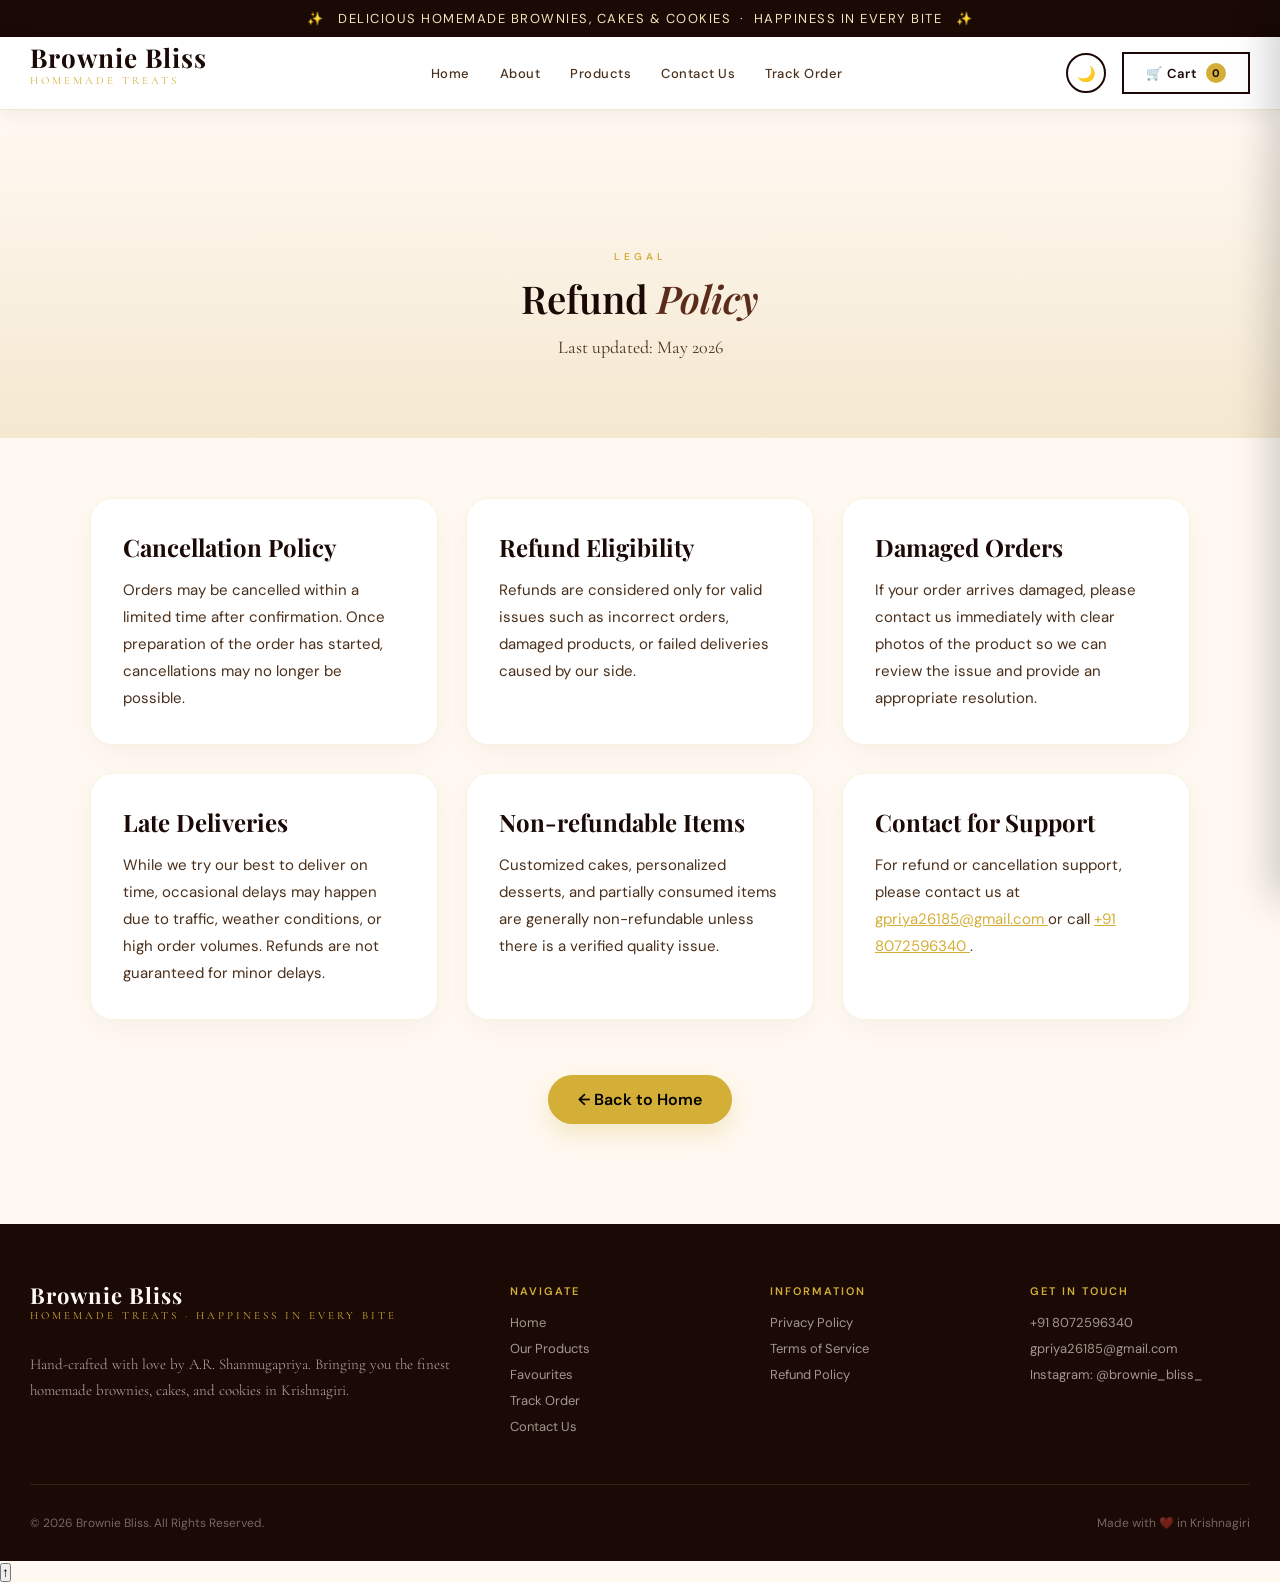
<file: public/refund-policy.html>
<!DOCTYPE html>
<html lang="en">

<head>
    <meta charset="UTF-8">
    <meta name="viewport" content="width=device-width, initial-scale=1.0">
    <link rel="icon" type="image/png" href="assets/favicon.png">
    <title>Refund Policy — Brownie Bliss</title>
    <link
        href="https://fonts.googleapis.com/css2?family=Playfair+Display:ital,wght@0,400;0,600;0,700;1,400&family=Cormorant+Garamond:wght@300;400;500&family=DM+Sans:wght@300;400;500&display=swap"
        rel="stylesheet">
    <link rel="stylesheet" href="style.css">
    <script>
        (function () {
            try {
                var t = localStorage.getItem('bb_theme') || 'light';
                if (t === 'dark') document.documentElement.classList.add('dark');
            } catch (_) { }
        })();
    </script>
</head>

<body>

    <div class="announcement">✨ &nbsp; DELICIOUS HOMEMADE BROWNIES, CAKES & COOKIES &nbsp;·&nbsp; HAPPINESS IN EVERY
        BITE &nbsp; ✨</div>

    <header>
        <div class="header-inner">
            <a href="index.html" class="logo">
                <span class="logo-name">Brownie Bliss</span>
                <span class="logo-sub">Homemade Treats</span>
            </a>
            <nav>
                <a href="index.html">Home</a>
                <a href="about.html">About</a>
                <a href="products.html">Products</a>
                <a href="contact.html">Contact Us</a>
                <a href="track.html">Track Order</a>
            </nav>
            <button class="menu-toggle" onclick="toggleMenu()">☰</button>
            <div class="header-actions">
                <button id="themeToggleBtn" class="theme-toggle-btn" onclick="toggleTheme()"
                    aria-label="Toggle dark mode">
                    <span id="themeIcon">🌙</span>
                </button>
                <button class="cart-btn" onclick="openCart()">
                    🛒 Cart <span class="cart-count" id="cartBadge">0</span>
                </button>
            </div>
        </div>
    </header>

    <div class="mobile-menu" id="mobileMenu">
        <a href="index.html">Home</a>
        <a href="products.html">Products</a>
        <a href="contact.html">Contact</a>
        <a href="track.html">Track Order</a>
    </div>

    <!-- PAGE HERO -->
    <section class="legal-hero">
        <span class="section-label">Legal</span>
        <h1 class="section-title">Refund <em>Policy</em></h1>
        <p
            style="color: var(--text-mid); font-family: 'Cormorant Garamond', serif; font-size: 18px; max-width: 600px; margin: 0 auto;">
            Last updated: May 2026</p>
    </section>

    <!-- CONTENT -->
    <section style="padding: 60px 24px 100px; background: var(--cream);">
        <div class="legal-container">
            <div class="legal-grid">
                <div class="legal-card">
                    <h2>Cancellation Policy</h2>
                    <p>
                        Orders may be cancelled within a limited time after confirmation. Once preparation of the order has 
                        started, cancellations may no longer be possible.
                    </p>
                </div>
                <div class="legal-card">
                    <h2>Refund Eligibility</h2>
                    <p>
                        Refunds are considered only for valid issues such as incorrect orders, damaged products, or 
                        failed deliveries caused by our side.
                    </p>
                </div>

                <div class="legal-card">
                    <h2>Damaged Orders</h2>
                    <p>
                        If your order arrives damaged, please contact us immediately with clear photos of the product so 
                        we can review the issue and provide an appropriate resolution.
                    </p>
                </div>

                <div class="legal-card">
                    <h2>Late Deliveries</h2>
                    <p>
                        While we try our best to deliver on time, occasional delays may happen due to traffic, 
                        weather conditions, or high order volumes. Refunds are not guaranteed for minor delays.
                    </p>
                </div>

                <div class="legal-card">
                    <h2>
                        Non-refundable Items</h2>
                    <p>
                        Customized cakes, personalized desserts, and partially consumed items are generally non-refundable 
                        unless there is a verified quality issue.
                    </p>
                </div>

                <div class="legal-card">
                    <h2>
                        Contact for Support</h2>
                    <p>
                        For refund or cancellation support, please contact us at
                        <a href="mailto:gpriya26185@gmail.com" style="color: var(--gold);">
                            gpriya26185@gmail.com
                        </a>
                        or call
                        <a href="tel:08072596340" style="color: var(--gold);">
                            +91 8072596340
                        </a>.
                    </p>
                </div>
            </div>
            <div class="legal-back">
                <a href="index.html" class="legal-back-btn">
                    ← Back to Home
                </a>
            </div>
        </div>
    </section>

    <footer id="contact">
        <div class="footer-inner">
            <div class="footer-top">
                <div class="footer-brand">
                    <div class="logo">
                        <span class="logo-name">Brownie Bliss</span>
                        <span class="logo-sub">Homemade Treats · Happiness in every bite</span>
                    </div>
                    <p>Hand-crafted with love by A.R. Shanmugapriya. Bringing you the finest homemade brownies, cakes,
                        and cookies in Krishnagiri.</p>
                </div>
                <div class="footer-col">
                    <h4>Navigate</h4>
                    <a href="index.html">Home</a>
                    <a href="products.html">Our Products</a>
                    <a href="favourites.html">Favourites</a>
                    <a href="track.html">Track Order</a>
                    <a href="contact.html">Contact Us</a>
                </div>
                <div class="footer-col">
                    <h4>Information</h4>
                    <a href="privacy-policy.html">Privacy Policy</a>
                    <a href="terms-of-service.html">Terms of Service</a>
                    <a href="refund-policy.html">Refund Policy</a>
                </div>
                <div class="footer-col">
                    <h4>Get In Touch</h4>
                    <a href="tel:08072596340">+91 8072596340</a>
                    <a href="mailto:gpriya26185@gmail.com">gpriya26185@gmail.com</a>
                    <a href="https://instagram.com/brownie_bliss_" target="_blank" rel="noopener noreferrer">Instagram:
                        @brownie_bliss_</a>
                </div>
            </div>
            <div class="footer-bottom">
                <span>© 2026 Brownie Bliss. All Rights Reserved.</span>
                <span>Made with ❤️ in Krishnagiri</span>
            </div>
        </div>
    </footer>

    <div class="cart-overlay" id="cartOverlay" onclick="closeCart()"></div>
    <div class="cart-sidebar" id="cartSidebar">
        <div class="cart-header">
            <span class="cart-title">Your Cart 🛒</span>
            <button class="cart-close" onclick="closeCart()">✕</button>
        </div>
        <div class="cart-items" id="cartItems"></div>
    </div>

    <div class="toast" id="toast"></div>
    <button id="scrollTopBtn" onclick="scrollToTop()">↑</button>
    <script src="script.js"></script>
</body>

</html>
</file>
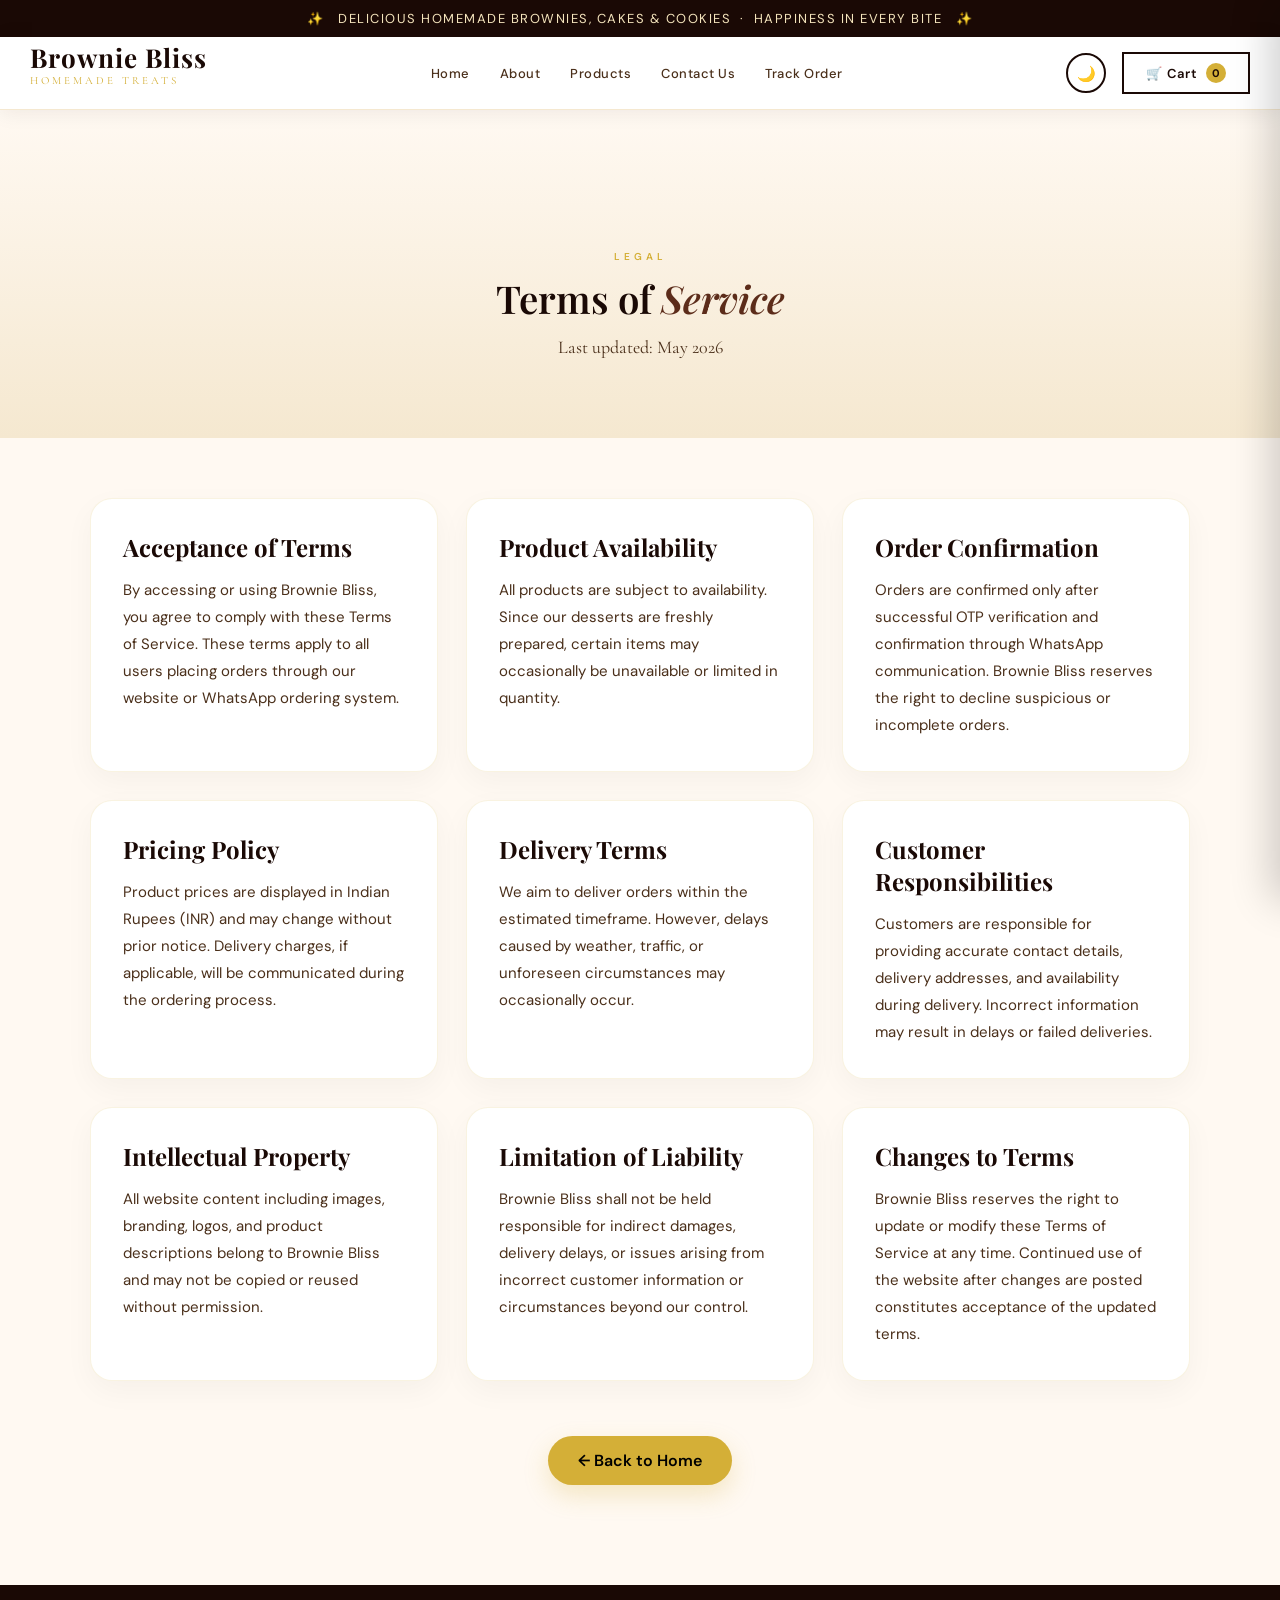
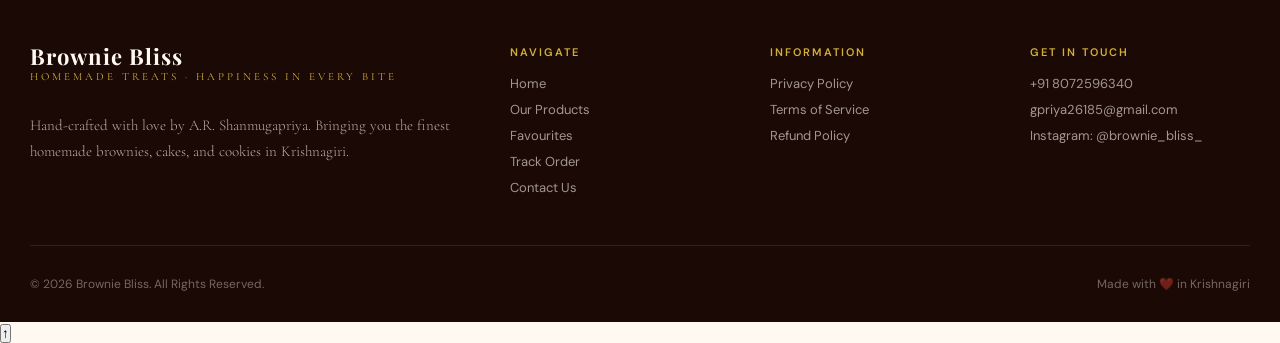
<file: public/terms-of-service.html>
<!DOCTYPE html>
<html lang="en">

<head>
    <meta charset="UTF-8">
    <meta name="viewport" content="width=device-width, initial-scale=1.0">
    <link rel="icon" type="image/png" href="assets/favicon.png">
    <title>Terms of Service — Brownie Bliss</title>
    <link
        href="https://fonts.googleapis.com/css2?family=Playfair+Display:ital,wght@0,400;0,600;0,700;1,400&family=Cormorant+Garamond:wght@300;400;500&family=DM+Sans:wght@300;400;500&display=swap"
        rel="stylesheet">
    <link rel="stylesheet" href="style.css">
    <script>
        (function () {
            try {
                var t = localStorage.getItem('bb_theme') || 'light';
                if (t === 'dark') document.documentElement.classList.add('dark');
            } catch (_) { }
        })();
    </script>
</head>

<body>

    <div class="announcement">✨ &nbsp; DELICIOUS HOMEMADE BROWNIES, CAKES & COOKIES &nbsp;·&nbsp; HAPPINESS IN EVERY
        BITE &nbsp; ✨</div>

    <header>
        <div class="header-inner">
            <a href="index.html" class="logo">
                <span class="logo-name">Brownie Bliss</span>
                <span class="logo-sub">Homemade Treats</span>
            </a>
            <nav>
                <a href="index.html">Home</a>
                <a href="about.html">About</a>
                <a href="products.html">Products</a>
                <a href="contact.html">Contact Us</a>
                <a href="track.html">Track Order</a>
            </nav>
            <button class="menu-toggle" onclick="toggleMenu()">☰</button>
            <div class="header-actions">
                <button id="themeToggleBtn" class="theme-toggle-btn" onclick="toggleTheme()"
                    aria-label="Toggle dark mode">
                    <span id="themeIcon">🌙</span>
                </button>
                <button class="cart-btn" onclick="openCart()">
                    🛒 Cart <span class="cart-count" id="cartBadge">0</span>
                </button>
            </div>
        </div>
    </header>

    <div class="mobile-menu" id="mobileMenu">
        <a href="index.html">Home</a>
        <a href="products.html">Products</a>
        <a href="contact.html">Contact</a>
        <a href="track.html">Track Order</a>
    </div>

    <!-- PAGE HERO -->
    <section class="legal-hero">
        <span class="section-label">Legal</span>
        <h1 class="section-title">Terms of <em>Service</em></h1>
        <p
            style="color: var(--text-mid); font-family: 'Cormorant Garamond', serif; font-size: 18px; max-width: 600px; margin: 0 auto;">
            Last updated: May 2026</p>
    </section>

    <!-- CONTENT -->
    <section style="padding: 60px 24px 100px; background: var(--cream);">
        <div class="legal-container">
            <div class="legal-grid">
                <div class="legal-card">
                    <h2>Acceptance of Terms</h2>
                    <p>
                        By accessing or using Brownie Bliss, you agree to comply with these Terms of Service. These terms apply 
                        to all users placing orders through our website or WhatsApp ordering system.
                    </p>
                </div>
                <div class="legal-card">
                    <h2>Product Availability</h2>
                    <p>
                        All products are subject to availability. Since our desserts are freshly prepared, certain items may 
                        occasionally be unavailable or limited in quantity.
                    </p>
                </div>

                <div class="legal-card">
                    <h2>Order Confirmation</h2>
                    <p>
                        Orders are confirmed only after successful OTP verification and confirmation through WhatsApp 
                        communication. Brownie Bliss reserves the right to decline suspicious or incomplete orders.
                    </p>
                </div>

                <div class="legal-card">
                    <h2>Pricing Policy</h2>
                    <p>
                        Product prices are displayed in Indian Rupees (INR) and may change without prior notice. Delivery 
                        charges, if applicable, will be communicated during the ordering process.
                    </p>
                </div>

                <div class="legal-card">
                    <h2>
                        Delivery Terms</h2>
                    <p>
                        We aim to deliver orders within the estimated timeframe. However, delays caused by weather, traffic, 
                        or unforeseen circumstances may occasionally occur.
                    </p>
                </div>

                <div class="legal-card">
                    <h2>
                        Customer Responsibilities</h2>
                    <p>
                        Customers are responsible for providing accurate contact details, delivery addresses, and 
                        availability during delivery. Incorrect information may result in delays or failed deliveries.
                    </p>
                </div>

                <div class="legal-card">
                    <h2>
                        Intellectual Property</h2>
                    <p>
                        All website content including images, branding, logos, and product descriptions belong to Brownie 
                        Bliss and may not be copied or reused without permission.
                    </p>
                </div>

                <div class="legal-card">
                    <h2>
                        Limitation of Liability</h2>
                    <p>
                        Brownie Bliss shall not be held responsible for indirect damages, delivery delays, or issues arising 
                        from incorrect customer information or circumstances beyond our control.
                    </p>
                </div>

                <div class="legal-card">
                    <h2>Changes to Terms</h2>
                    <p>
                        Brownie Bliss reserves the right to update or modify these Terms of Service at any time. Continued use of the website after changes are posted constitutes acceptance of the updated terms.
                    </p>
                </div>
            </div>
            <div class="legal-back">
                <a href="index.html" class="legal-back-btn">
                    ← Back to Home
                </a>
            </div>
        </div>
    </section>

    <footer id="contact">
        <div class="footer-inner">
            <div class="footer-top">
                <div class="footer-brand">
                    <div class="logo">
                        <span class="logo-name">Brownie Bliss</span>
                        <span class="logo-sub">Homemade Treats · Happiness in every bite</span>
                    </div>
                    <p>Hand-crafted with love by A.R. Shanmugapriya. Bringing you the finest homemade brownies, cakes,
                        and cookies in Krishnagiri.</p>
                </div>
                <div class="footer-col">
                    <h4>Navigate</h4>
                    <a href="index.html">Home</a>
                    <a href="products.html">Our Products</a>
                    <a href="favourites.html">Favourites</a>
                    <a href="track.html">Track Order</a>
                    <a href="contact.html">Contact Us</a>
                </div>
                <div class="footer-col">
                    <h4>Information</h4>
                    <a href="privacy-policy.html">Privacy Policy</a>
                    <a href="terms-of-service.html">Terms of Service</a>
                    <a href="refund-policy.html">Refund Policy</a>
                </div>
                <div class="footer-col">
                    <h4>Get In Touch</h4>
                    <a href="tel:08072596340">+91 8072596340</a>
                    <a href="mailto:gpriya26185@gmail.com">gpriya26185@gmail.com</a>
                    <a href="https://instagram.com/brownie_bliss_" target="_blank" rel="noopener noreferrer">Instagram:
                        @brownie_bliss_</a>
                </div>
            </div>
            <div class="footer-bottom">
                <span>© 2026 Brownie Bliss. All Rights Reserved.</span>
                <span>Made with ❤️ in Krishnagiri</span>
            </div>
        </div>
    </footer>

    <div class="cart-overlay" id="cartOverlay" onclick="closeCart()"></div>
    <div class="cart-sidebar" id="cartSidebar">
        <div class="cart-header">
            <span class="cart-title">Your Cart 🛒</span>
            <button class="cart-close" onclick="closeCart()">✕</button>
        </div>
        <div class="cart-items" id="cartItems"></div>
    </div>

    <div class="toast" id="toast"></div>
    <button id="scrollTopBtn" onclick="scrollToTop()">↑</button>
    <script src="script.js"></script>
</body>

</html>
</file>
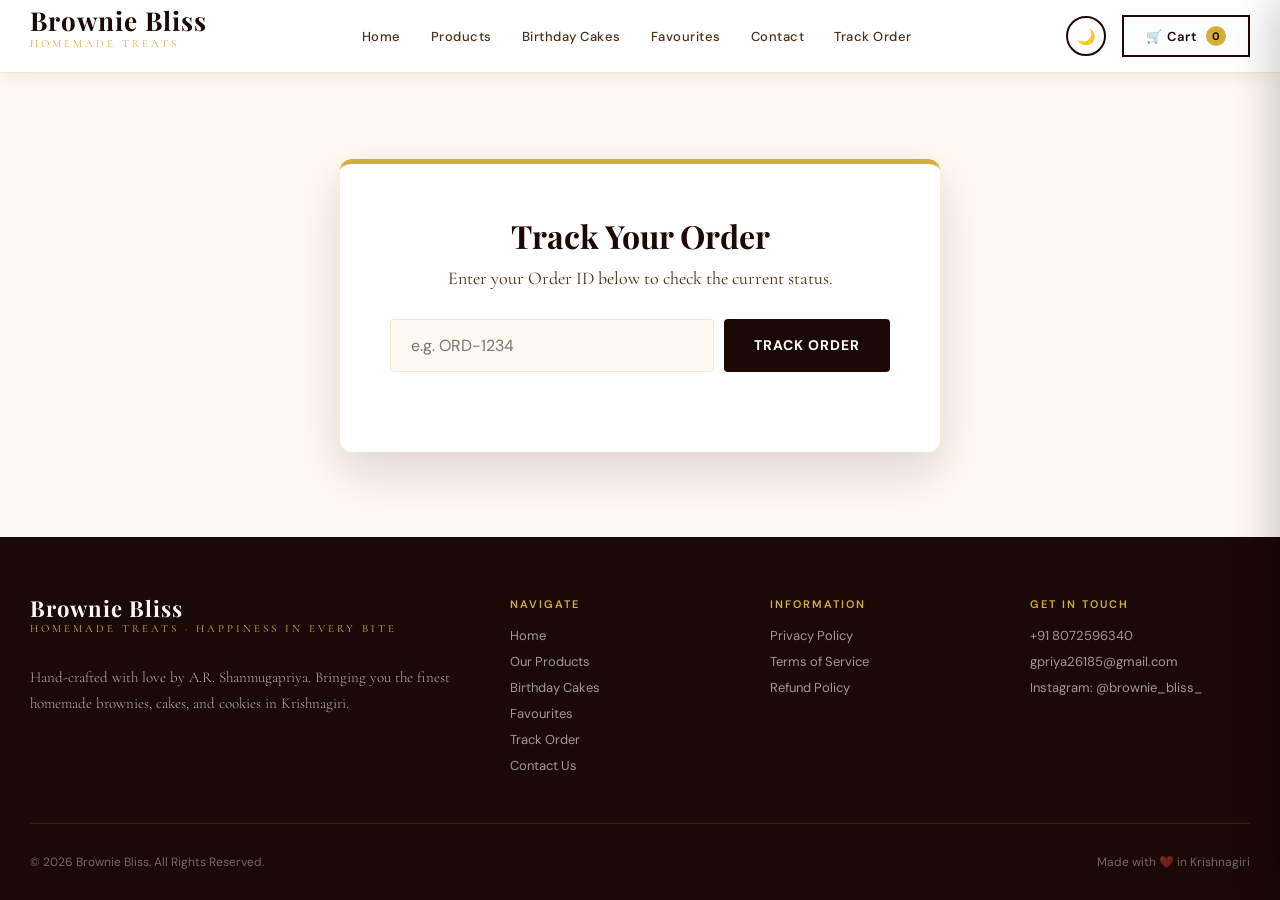
<file: public/track.html>
<!DOCTYPE html>
<html lang="en">

<head>
    <meta charset="UTF-8">
    <meta name="viewport" content="width=device-width, initial-scale=1.0">
    <title>Track Order - Brownie Bliss</title>
    <link rel="icon" type="image/png" href="assets/favicon.png">
    <link
        href="https://fonts.googleapis.com/css2?family=Playfair+Display:ital,wght@0,400;0,600;0,700;1,400&family=Cormorant+Garamond:wght@300;400;500&family=DM+Sans:wght@300;400;500;700&display=swap"
        rel="stylesheet">
    <link rel="stylesheet" href="style.css">
    <!-- Theme init: sets dark class synchronously before first paint (no flash) -->
    <script>
        (function () {
            try {
                var t = localStorage.getItem('bb_theme') || 'light';
                if (t === 'dark') document.documentElement.classList.add('dark');
            } catch (_) { }
        })();
    </script>
</head>

<body class="track-page-body">

    <!-- HEADER -->
    <header>
        <div class="header-inner">
            <button class="menu-toggle" onclick="toggleMenu()">☰</button>
            <a href="index.html" class="logo">
                <span class="logo-name">Brownie Bliss</span>
                <span class="logo-sub">Homemade Treats</span>
            </a>
            <nav>
                <a href="index.html#home">Home</a>
                <a href="index.html#products">Products</a>
                <a href="index.html#birthday">Birthday Cakes</a>
                <a href="favourites.html">Favourites <span class="nav-count" data-favourites-count style="display:none">0</span></a>
                <a href="index.html#contact">Contact</a>
                <a href="track.html">Track Order</a>
            </nav>
            <div class="header-actions">
                <button id="themeToggleBtn" class="theme-toggle-btn" onclick="toggleTheme()"
                    aria-label="Toggle dark mode" title="Toggle dark mode">
                    <span id="themeIcon">🌙</span>
                </button>
                <button class="cart-btn" onclick="openCart()">
                    🛒 Cart <span class="cart-count" id="cartBadge">0</span>
                </button>
            </div>
        </div>
    </header>
<div class="mobile-menu" id="mobileMenu">
  <a href="index.html#home">Home</a>
  <a href="index.html#products">Products</a>
  <a href="index.html#birthday">Birthday Cakes</a>
  <a href="favourites.html">Favourites</a>
  <a href="index.html#contact">Contact</a>
  <a href="track.html">Track Order</a>
</div>
    <div class="track-content-wrapper">
        <div class="track-container">
            <h2>Track Your Order</h2>
            <p class="track-subtitle">Enter your Order ID below to check the current status.</p>

            <div class="track-input-group">
                <input type="text" id="orderIdInput" placeholder="e.g. ORD-1234" />
                <button onclick="trackOrder()">Track Order</button>
            </div>

            <div id="trackError" class="track-error"></div>

            <div id="result">
                <h3>Order <span id="resOrderId"></span></h3>

                <div class="order-meta">
                    <div>
                        <span class="meta-label">Date Placed</span>
                        <div id="resDate" class="meta-value"></div>
                    </div>
                    <div>
                        <span class="meta-label">Total Amount</span>
                        <div class="meta-value">₹<span id="resTotalTop"></span></div>
                    </div>
                </div>

                <div class="tracking-timeline" id="trackingTimeline">
                    <div class="timeline-step" id="step-pending">
                        <div class="step-icon">⏳</div>
                        <div class="step-content">
                            <div class="step-title">Order Placed</div>
                            <div class="step-desc">We have received your order</div>
                        </div>
                    </div>
                    <div class="timeline-step" id="step-confirmed">
                        <div class="step-icon">✅</div>
                        <div class="step-content">
                            <div class="step-title">Confirmed</div>
                            <div class="step-desc">Your order has been confirmed</div>
                        </div>
                    </div>
                    <div class="timeline-step" id="step-preparing">
                        <div class="step-icon">🧑‍🍳</div>
                        <div class="step-content">
                            <div class="step-title">Preparing</div>
                            <div class="step-desc">We are baking your treats</div>
                        </div>
                    </div>
                    <div class="timeline-step" id="step-delivered">
                        <div class="step-icon">🚚</div>
                        <div class="step-content">
                            <div class="step-title">Delivered</div>
                            <div class="step-desc">Enjoy your Brownie Bliss!</div>
                        </div>
                    </div>
                </div>
                
                <div id="cancelledAlert" class="cancelled-alert" style="display: none;">
                    ❌ This order has been cancelled. Please contact support.
                </div>

                <h4>Items</h4>
                <table class="receipt-table">
                    <tbody id="resItems"></tbody>
                    <tfoot>
                        <tr class="result-total">
                            <td>Total</td>
                            <td class="text-right">₹<span id="resTotal"></span></td>
                        </tr>
                    </tfoot>
                </table>
            </div>
        </div>
    </div>

    <!-- FOOTER -->
    <footer id="contact">
        <div class="footer-inner">
            <div class="footer-top">
                <div class="footer-brand">
                    <div class="logo">
                        <span class="logo-name">Brownie Bliss</span>
                        <span class="logo-sub">Homemade Treats · Happiness in every bite</span>
                    </div>
                    <p>Hand-crafted with love by A.R. Shanmugapriya. Bringing you the finest homemade brownies, cakes,
                        and cookies in Krishnagiri.</p>
                </div>
                <div class="footer-col">
                    <h4>Navigate</h4>
                    <a href="index.html#home">Home</a>
                    <a href="index.html#products">Our Products</a>
                    <a href="index.html#birthday">Birthday Cakes</a>
                    <a href="favourites.html">Favourites</a>
                    <a href="track.html">Track Order</a>
                    <a href="index.html#contact">Contact Us</a>
                </div>
                <div class="footer-col">
                    <h4>Information</h4>
                    <a href="privacy-policy.html">Privacy Policy</a>
                    <a href="terms-of-service.html">Terms of Service</a>
                    <a href="refund-policy.html">Refund Policy</a>
                </div>
                <div class="footer-col">
                    <h4>Get In Touch</h4>
                    <a href="tel:08072596340">+91 8072596340</a>
                    <a href="mailto:gpriya26185@gmail.com">gpriya26185@gmail.com</a>
                    <a href="https://instagram.com/brownie_bliss_" target="_blank">Instagram: @brownie_bliss_</a>
                </div>
            </div>
            <div class="footer-bottom">
                <span>© 2026 Brownie Bliss. All Rights Reserved.</span>
                <span>Made with ❤️ in Krishnagiri</span>
            </div>
        </div>
    </footer>

    <!-- SHARED COMPONENTS -->
    <div class="cart-overlay" id="cartOverlay" onclick="closeCart()"></div>
    <div class="cart-sidebar" id="cartSidebar">
        <div class="cart-header">
            <span class="cart-title">Your Cart 🛒</span>
            <button class="cart-close" onclick="closeCart()">✕</button>
        </div>
        <div class="cart-items" id="cartItems"></div>
        <div class="cart-footer" id="cartFooter" style="display:none">
            <div class="cart-total">
                <span class="cart-total-label">Total Amount</span>
                <span class="cart-total-amt" id="cartTotal">₹0</span>
            </div>
            <button class="whatsapp-btn" onclick="sendToWhatsApp()">
                Order via WhatsApp
            </button>
            <p class="whatsapp-note">You'll be redirected to WhatsApp to confirm your order</p>
        </div>
    </div>

    <!-- TOAST -->
    <div class="toast" id="toast"></div>

    <script src="script.js"></script>
</body>

</html>
</file>
